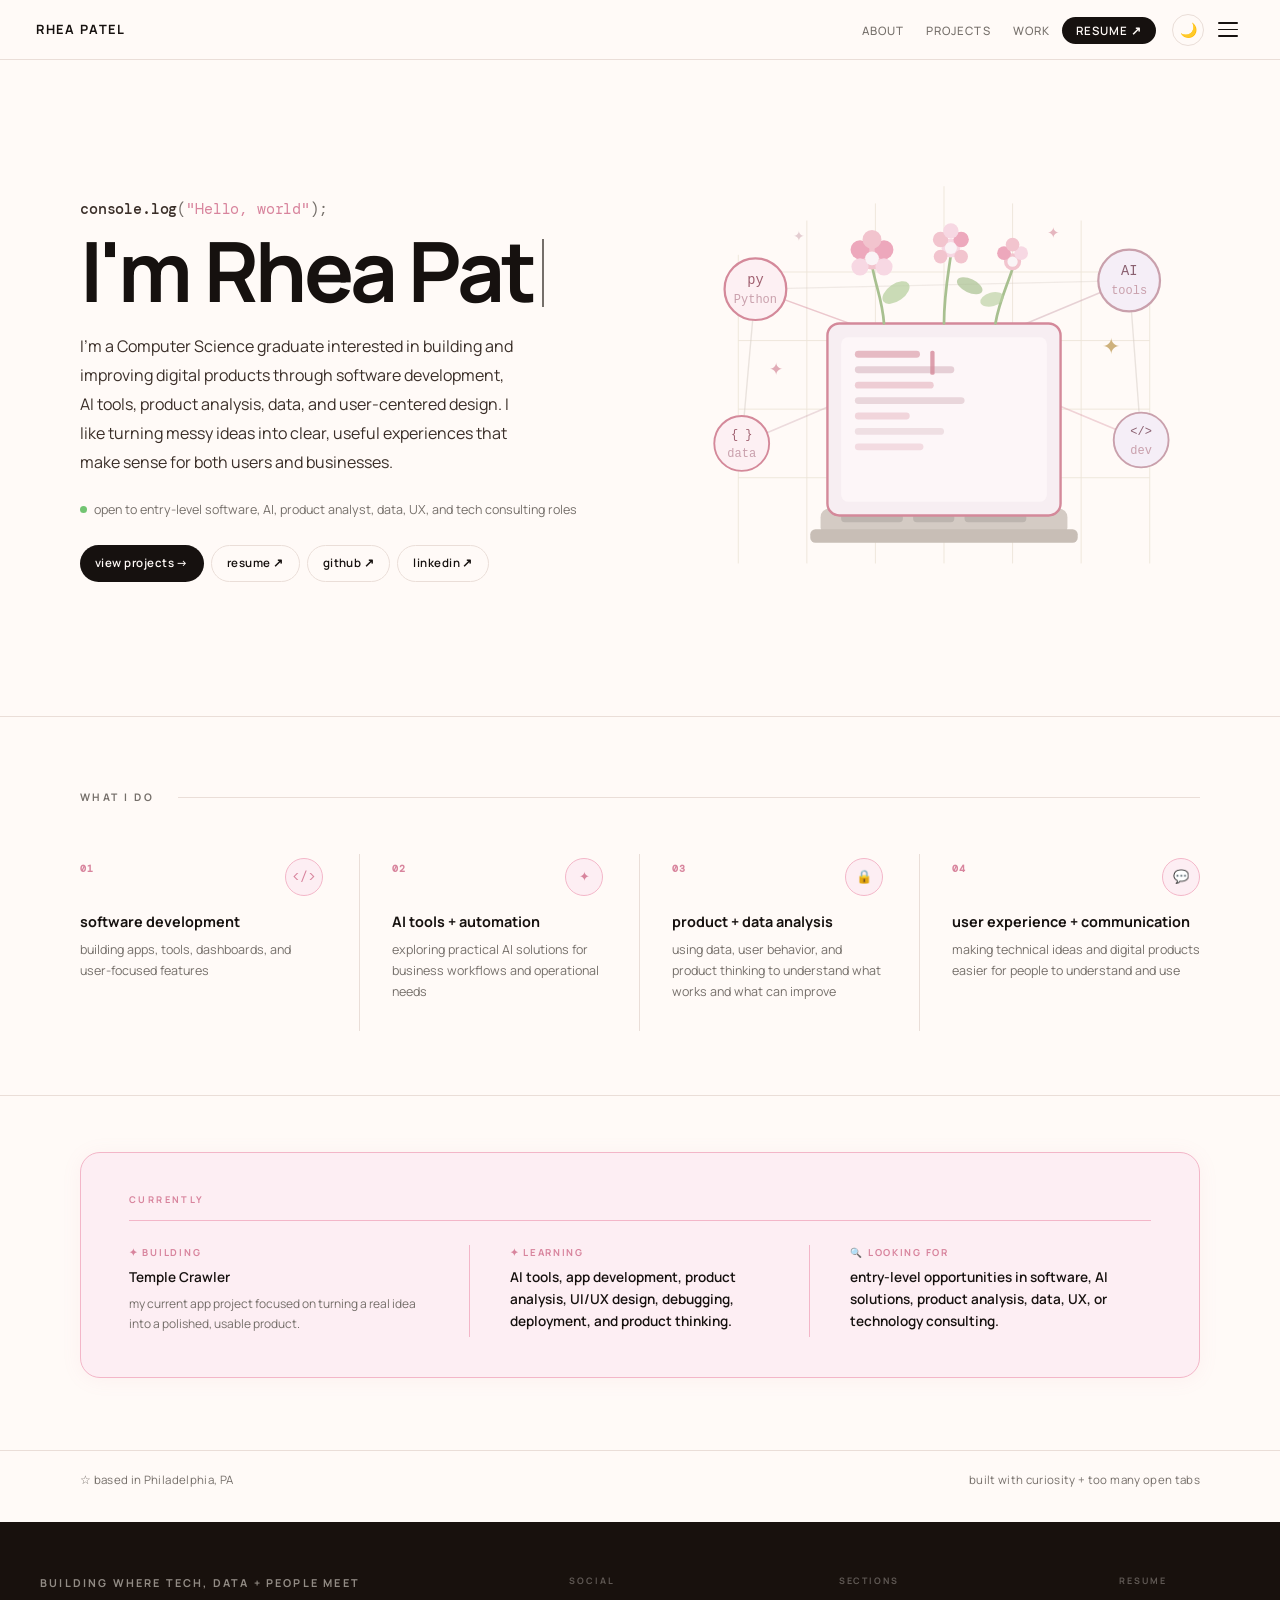
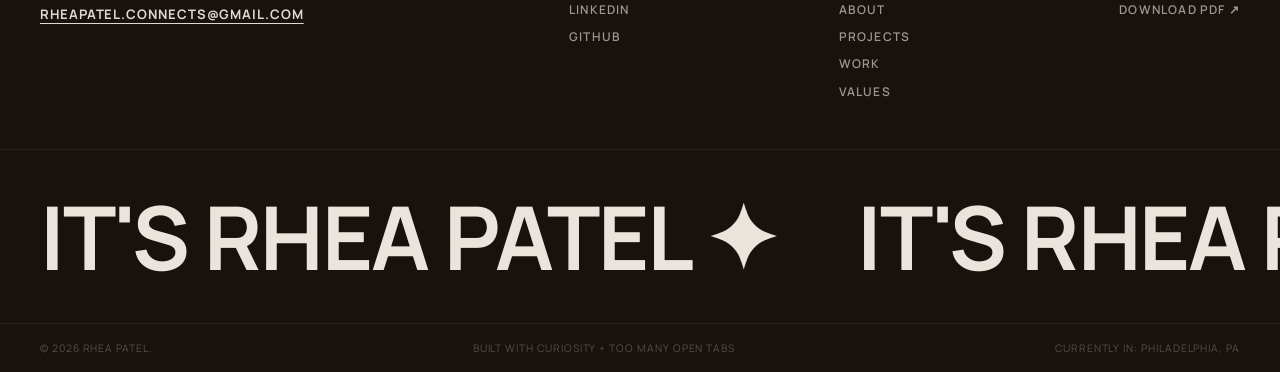
<file: index.html>
<!DOCTYPE html>
<html lang="en">
<head>
  <meta charset="UTF-8"/>
  <meta name="viewport" content="width=device-width, initial-scale=1.0"/>
  <meta name="description" content="Rhea Patel — CS graduate building at the intersection of software, AI tools, and business."/>
  <title>Rhea Patel</title>
  <!-- ✏️ FONTS: Replace link below to swap fonts globally -->
  <link rel="preconnect" href="https://fonts.googleapis.com"/>
  <link rel="preconnect" href="https://fonts.gstatic.com" crossorigin/>
  <link href="https://fonts.googleapis.com/css2?family=Manrope:wght@400;500;600;700;800&family=Playfair+Display:ital,wght@1,400;1,500;1,600&family=DM+Mono:wght@400;500&display=swap" rel="stylesheet"/>
  <link rel="stylesheet" href="css/global.css"/>
  <link rel="stylesheet" href="css/home.css"/>
</head>
<body class="page-top">

  <!-- ── NAV ── -->
  <nav class="nav" id="nav">
    <a href="index.html" class="nav-logo">Rhea Patel</a>
    <div class="nav-right">
      <ul class="nav-links">
        <li><a href="about.html"      data-page="about.html">About</a></li>
        <li><a href="projects.html"   data-page="projects.html">Projects</a></li>
        <li><a href="experience.html" data-page="experience.html">Work</a></li>
        <li><a href="assests/resume/resume.pdf" class="nav-resume" target="_blank" rel="noopener">Resume ↗</a></li>
      </ul>
      <button class="theme-toggle" aria-label="Switch to dark mode">🌙</button>
      <button class="nav-hamburger" id="hamburger" aria-label="Open menu">
        <span></span><span></span><span></span>
      </button>
    </div>
  </nav>

  <!-- ── HAMBURGER OVERLAY ── -->
  <div class="menu-overlay" id="menuOverlay">
    <nav class="menu-links">
      <a href="index.html"      class="menu-link-item"><span class="menu-num">01</span><span class="menu-label">Home</span></a>
      <a href="about.html"      class="menu-link-item"><span class="menu-num">02</span><span class="menu-label">About</span></a>
      <a href="projects.html"   class="menu-link-item"><span class="menu-num">03</span><span class="menu-label">Projects</span></a>
      <a href="experience.html" class="menu-link-item"><span class="menu-num">04</span><span class="menu-label">Work</span></a>
      <a href="values.html"     class="menu-link-item"><span class="menu-num">05</span><span class="menu-label">Values</span></a>
    </nav>
    <div class="menu-info">
      <div><p class="menu-info-label">Location</p>
        <p class="menu-info-val">Philadelphia, PA</p></div>
      <div><p class="menu-info-label">Email</p>
        <div class="menu-info-val"><a href="mailto:rheapatel.connects@gmail.com">rheapatel.connects@gmail.com</a></div></div>
      <div><p class="menu-info-label">Social</p>
        <div class="menu-info-val">
          <a href="https://www.linkedin.com/in/rhea-patel-cs/" target="_blank" rel="noopener">LinkedIn</a>
          <a href="https://github.com/rhea21204" target="_blank" rel="noopener">GitHub</a></div></div>
      <div><p class="menu-info-label">Resume</p>
        <div class="menu-info-val"><a href="assests/resume/resume.pdf" target="_blank" rel="noopener">Download PDF ↗</a></div></div>
    </div>
  </div>

  <main>

    <!-- ════════════════════════════════════════════════════
         HERO — 2 columns: copy (left) · photo card (right)
    ════════════════════════════════════════════════════════ -->
    <section class="hero">
      <div class="container">
        <div class="hero-inner">

          <!-- LEFT: headline, intro, availability, buttons -->
          <div class="hero-copy">

            <p class="code-kicker"><span class="code-function">console.log</span><span class="code-punc">(</span><span class="code-string">"Hello, world"</span><span class="code-punc">);</span></p>
            <!-- ✏️ TYPED TEXT: Edit data-text below to change what gets typed -->
            <h1 class="hero-name"><span class="typed-headline" data-text="I'm Rhea Patel."></span><span class="typing-cursor" aria-hidden="true"></span></h1>

            <p class="hero-bio">
              I'm a Computer Science graduate interested in building and improving digital products through software development, AI tools, product analysis, data, and user-centered design. I like turning messy ideas into clear, useful experiences that make sense for both users and businesses.
            </p>

            <p class="hero-available">
              <span class="available-dot"></span> open to entry-level software, AI, product analyst, data, UX, and tech consulting roles
            </p>

            <div class="hero-btns">
              <a href="projects.html" class="btn btn-solid">View Projects →</a>
              <a href="assests/resume/resume.pdf" class="btn btn-outline" target="_blank" rel="noopener">Resume ↗</a>
              <a href="https://github.com/rhea21204" class="btn btn-outline" target="_blank" rel="noopener">GitHub ↗</a>
              <a href="https://www.linkedin.com/in/rhea-patel-cs/" class="btn btn-outline" target="_blank" rel="noopener">LinkedIn ↗</a>
            </div>

          </div><!-- /hero-copy -->

          <!-- RIGHT: photo / image card -->
          <div class="hero-image-wrap">
            <div class="hero-illustration">
<style>
@keyframes floatUp {
  0%, 100% { transform: translateY(0px); }
  50% { transform: translateY(-6px); }
}
@keyframes floatDown {
  0%, 100% { transform: translateY(0px); }
  50% { transform: translateY(6px); }
}
@keyframes sway {
  0%, 100% { transform: rotate(0deg); }
  25% { transform: rotate(3deg); }
  75% { transform: rotate(-3deg); }
}
@keyframes pulse {
  0%, 100% { opacity: 0.45; }
  50% { opacity: 0.9; }
}
@keyframes sparkle {
  0%, 100% { opacity: 0.4; transform: scale(1) rotate(0deg); }
  50% { opacity: 1; transform: scale(1.3) rotate(20deg); }
}

.flower-1 { animation: sway 3.5s ease-in-out infinite; transform-origin: 105px 100px; }
.flower-2 { animation: sway 4s ease-in-out infinite 0.5s; transform-origin: 140px 100px; }
.flower-3 { animation: sway 3.2s ease-in-out infinite 1s; transform-origin: 170px 100px; }
.node-tl { animation: floatUp 4s ease-in-out infinite; }
.node-tr { animation: floatUp 4s ease-in-out infinite 1s; }
.node-bl { animation: floatDown 3.5s ease-in-out infinite 0.5s; }
.node-br { animation: floatDown 3.5s ease-in-out infinite 1.5s; }
.conn-lines { animation: pulse 3s ease-in-out infinite; }
.sparkle-1 { animation: sparkle 2.5s ease-in-out infinite; }
.sparkle-2 { animation: sparkle 3s ease-in-out infinite 0.8s; }
.sparkle-3 { animation: sparkle 2.8s ease-in-out infinite 1.4s; }
.sparkle-4 { animation: sparkle 3.2s ease-in-out infinite 0.4s; }
</style>
<svg width="100%" viewBox="0 0 280 280" xmlns="http://www.w3.org/2000/svg" style="max-width:480px;display:block;margin:0 auto;">

  <!-- faint grid -->
  <line x1="20"  y1="60"  x2="20"  y2="240" stroke="#EDE5D8" stroke-width=".5"/>
  <line x1="60"  y1="40"  x2="60"  y2="240" stroke="#EDE5D8" stroke-width=".5"/>
  <line x1="100" y1="30"  x2="100" y2="240" stroke="#EDE5D8" stroke-width=".5"/>
  <line x1="140" y1="20"  x2="140" y2="240" stroke="#EDE5D8" stroke-width=".5"/>
  <line x1="180" y1="30"  x2="180" y2="240" stroke="#EDE5D8" stroke-width=".5"/>
  <line x1="220" y1="40"  x2="220" y2="240" stroke="#EDE5D8" stroke-width=".5"/>
  <line x1="260" y1="60"  x2="260" y2="240" stroke="#EDE5D8" stroke-width=".5"/>
  <line x1="20"  y1="70"  x2="260" y2="70"  stroke="#EDE5D8" stroke-width=".5"/>
  <line x1="20"  y1="110" x2="260" y2="110" stroke="#EDE5D8" stroke-width=".5"/>
  <line x1="20"  y1="150" x2="260" y2="150" stroke="#EDE5D8" stroke-width=".5"/>
  <line x1="20"  y1="190" x2="260" y2="190" stroke="#EDE5D8" stroke-width=".5"/>

  <!-- node connection lines -->
  <g class="conn-lines">
    <line x1="140" y1="120" x2="30"  y2="80"  stroke="#D4899A" stroke-width=".9" opacity=".45"/>
    <line x1="140" y1="120" x2="248" y2="75"  stroke="#C9A0AC" stroke-width=".9" opacity=".45"/>
    <line x1="140" y1="120" x2="22"  y2="170" stroke="#C9A0AC" stroke-width=".9" opacity=".35"/>
    <line x1="140" y1="120" x2="255" y2="168" stroke="#D4899A" stroke-width=".9" opacity=".35"/>
    <line x1="30"  y1="80"  x2="22"  y2="170" stroke="#D4CBC4" stroke-width=".8" opacity=".5"/>
    <line x1="248" y1="75"  x2="255" y2="168" stroke="#D4CBC4" stroke-width=".8" opacity=".5"/>
    <line x1="30"  y1="80"  x2="248" y2="75"  stroke="#D4CBC4" stroke-width=".7" opacity=".35"/>
  </g>

  <!-- laptop base -->
  <rect x="68" y="208" width="144" height="16" rx="5" fill="#D4CBC4"/>
  <rect x="62" y="220" width="156" height="8"  rx="3" fill="#C8BEB6"/>
  <rect x="80"  y="211" width="36" height="5" rx="2" fill="#BDB5AF"/>
  <rect x="122" y="211" width="24" height="5" rx="2" fill="#BDB5AF"/>
  <rect x="152" y="211" width="36" height="5" rx="2" fill="#BDB5AF"/>

  <!-- laptop screen -->
  <rect x="72" y="100" width="136" height="112" rx="7" fill="#F7EEF2" stroke="#D4899A" stroke-width="1.4"/>
  <rect x="80" y="108" width="120" height="96"  rx="4" fill="#FDF6F8"/>

  <!-- code lines on screen -->
  <rect x="88" y="116" width="38" height="4" rx="2" fill="#D4899A" opacity=".55"/>
  <rect x="88" y="125" width="58" height="4" rx="2" fill="#C9A0AC" opacity=".45"/>
  <rect x="88" y="134" width="46" height="4" rx="2" fill="#D4899A" opacity=".38"/>
  <rect x="88" y="143" width="64" height="4" rx="2" fill="#C9A0AC" opacity=".38"/>
  <rect x="88" y="152" width="32" height="4" rx="2" fill="#D4899A" opacity=".3"/>
  <rect x="88" y="161" width="52" height="4" rx="2" fill="#C9A0AC" opacity=".28"/>
  <rect x="88" y="170" width="40" height="4" rx="2" fill="#D4899A" opacity=".25"/>
  <rect x="132" y="116" width="2.5" height="14" rx="1" fill="#D4899A" opacity=".8"/>

  <!-- flower 1 -->
  <g class="flower-1">
    <path d="M105 100 C104 86 100 78 98 66"  fill="none" stroke="#A8C090" stroke-width="1.6" stroke-linecap="round"/>
    <circle cx="98" cy="62" r="6.5" fill="#F2C4CE"/>
    <circle cx="91" cy="57" r="5.5" fill="#EDA8BC"/>
    <circle cx="105" cy="57" r="5.5" fill="#EDA8BC"/>
    <circle cx="98"  cy="51" r="5.5" fill="#F2C4CE"/>
    <circle cx="91"  cy="67" r="5"   fill="#F7D8E3"/>
    <circle cx="105" cy="67" r="5"   fill="#F7D8E3"/>
    <circle cx="98"  cy="62" r="4"   fill="#FAF4F6"/>
  </g>

  <!-- flower 2 -->
  <g class="flower-2">
    <path d="M140 100 C140 84 142 74 144 60" fill="none" stroke="#A8C090" stroke-width="1.6" stroke-linecap="round"/>
    <circle cx="144" cy="56" r="5.5" fill="#F7D8E3"/>
    <circle cx="138" cy="51" r="4.5" fill="#F2C4CE"/>
    <circle cx="150" cy="51" r="4.5" fill="#EDA8BC"/>
    <circle cx="144" cy="46" r="4.5" fill="#F7D8E3"/>
    <circle cx="138" cy="61" r="4"   fill="#F2C4CE"/>
    <circle cx="150" cy="61" r="4"   fill="#F2C4CE"/>
    <circle cx="144" cy="56" r="3.5" fill="#FAF4F6"/>
  </g>

  <!-- flower 3 -->
  <g class="flower-3">
    <path d="M170 100 C172 88 176 80 180 68" fill="none" stroke="#A8C090" stroke-width="1.6" stroke-linecap="round"/>
    <circle cx="180" cy="64" r="5"   fill="#F2C4CE"/>
    <circle cx="175" cy="59" r="4"   fill="#EDA8BC"/>
    <circle cx="185" cy="59" r="4"   fill="#F7D8E3"/>
    <circle cx="180" cy="54" r="4"   fill="#F2C4CE"/>
    <circle cx="180" cy="64" r="3"   fill="#FAF4F6"/>
  </g>

  <!-- leaves -->
  <ellipse cx="112" cy="82" rx="9" ry="5" fill="#B8D0A0" opacity=".75" transform="rotate(-35 112 82)"/>
  <ellipse cx="155" cy="78" rx="8" ry="4" fill="#A8C090" opacity=".7"  transform="rotate(25 155 78)"/>
  <ellipse cx="168" cy="86" rx="7" ry="4" fill="#B8D0A0" opacity=".65" transform="rotate(-15 168 86)"/>

  <!-- skill nodes -->
  <g class="node-tl">
    <circle cx="30"  cy="80"  r="18" fill="#FDF0F3" stroke="#D4899A" stroke-width="1.3"/>
    <text x="30" y="77" text-anchor="middle" font-family="monospace" font-size="8" fill="#A06070">py</text>
    <text x="30" y="88" text-anchor="middle" font-family="monospace" font-size="7" fill="#C9A0AC">Python</text>
  </g>

  <g class="node-tr">
    <circle cx="248" cy="75"  r="18" fill="#F5EEF7" stroke="#C9A0AC" stroke-width="1.3"/>
    <text x="248" y="72" text-anchor="middle" font-family="monospace" font-size="8" fill="#8a6070">AI</text>
    <text x="248" y="83" text-anchor="middle" font-family="monospace" font-size="7" fill="#C9A0AC">tools</text>
  </g>

  <g class="node-bl">
    <circle cx="22"  cy="170" r="16" fill="#FDF0F3" stroke="#D4899A" stroke-width="1.1"/>
    <text x="22" y="167" text-anchor="middle" font-family="monospace" font-size="7" fill="#A06070">{ }</text>
    <text x="22" y="178" text-anchor="middle" font-family="monospace" font-size="7" fill="#C9A0AC">data</text>
  </g>

  <g class="node-br">
    <circle cx="255" cy="168" r="16" fill="#F5EEF7" stroke="#C9A0AC" stroke-width="1.1"/>
    <text x="255" y="165" text-anchor="middle" font-family="monospace" font-size="7" fill="#8a6070">&lt;/&gt;</text>
    <text x="255" y="176" text-anchor="middle" font-family="monospace" font-size="7" fill="#C9A0AC">dev</text>
  </g>

  <!-- sparkles -->
  <text class="sparkle-1" x="232" y="118" font-size="13" fill="#C9A96E" opacity=".9">✦</text>
  <text class="sparkle-2" x="38"  y="130" font-size="10" fill="#D4899A" opacity=".7">✦</text>
  <text class="sparkle-3" x="200" y="50"  font-size="9"  fill="#D4899A" opacity=".6">✦</text>
  <text class="sparkle-4" x="52"  y="52"  font-size="8"  fill="#C9A0AC" opacity=".5">✦</text>

</svg>
</div>
          </div><!-- /hero-image-wrap -->

        </div><!-- /hero-inner -->
      </div><!-- /container -->
    </section>

    <!-- ════════════════════════════════════════════════════
         WHAT I DO — four role cards
    ════════════════════════════════════════════════════════ -->
    <section class="what-i-do">
      <div class="container">

        <div class="wid-header">
          <span class="wid-label">what i do</span>
          <span class="wid-line" aria-hidden="true"></span>
        </div>

        <div class="wid-grid">

          <div class="wid-card" data-reveal>
            <div class="wid-card-top">
              <span class="wid-num">01</span>
              <div class="wid-icon-wrap"><span class="wid-icon">&lt;/&gt;</span></div>
            </div>
            <h3 class="wid-title">software development</h3>
            <p class="wid-desc">building apps, tools, dashboards, and user-focused features</p>
          </div>

          <div class="wid-card" data-reveal>
            <div class="wid-card-top">
              <span class="wid-num">02</span>
              <div class="wid-icon-wrap"><span class="wid-icon">✦</span></div>
            </div>
            <h3 class="wid-title">AI tools + automation</h3>
            <p class="wid-desc">exploring practical AI solutions for business workflows and operational needs</p>
          </div>

          <div class="wid-card" data-reveal>
            <div class="wid-card-top">
              <span class="wid-num">03</span>
              <div class="wid-icon-wrap"><span class="wid-icon">🔒</span></div>
            </div>
            <h3 class="wid-title">product + data analysis</h3>
            <p class="wid-desc">using data, user behavior, and product thinking to understand what works and what can improve</p>
          </div>

          <div class="wid-card" data-reveal>
            <div class="wid-card-top">
              <span class="wid-num">04</span>
              <div class="wid-icon-wrap"><span class="wid-icon">💬</span></div>
            </div>
            <h3 class="wid-title">user experience + communication</h3>
            <p class="wid-desc">making technical ideas and digital products easier for people to understand and use</p>
          </div>

        </div><!-- /wid-grid -->
      </div><!-- /container -->
    </section>

    <!-- ════════════════════════════════════════════════════
         CURRENTLY — full-width blush panel
    ════════════════════════════════════════════════════════ -->
    <section class="currently-panel">
      <div class="container">
        <div class="cp-inner">

          <p class="cp-title">currently</p>

          <div class="cp-grid">

            <div class="cp-col">
              <p class="cp-key">✦ building</p>
              <p class="cp-val">Temple Crawler</p>
              <p class="cp-sub">my current app project focused on turning a real idea into a polished, usable product.</p>
            </div>

            <div class="cp-col">
              <p class="cp-key">✦ learning</p>
              <p class="cp-val">AI tools, app development, product analysis, UI/UX design, debugging, deployment, and product thinking.</p>
            </div>

            <div class="cp-col">
              <p class="cp-key">🔍 looking for</p>
              <p class="cp-val">entry-level opportunities in software, AI solutions, product analysis, data, UX, or technology consulting.</p>
            </div>

          </div><!-- /cp-grid -->
        </div><!-- /cp-inner -->
      </div><!-- /container -->
    </section>

    <!-- ════════════════════════════════════════════════════
         MINI LOCATION ROW
    ════════════════════════════════════════════════════════ -->
    <div class="location-row">
      <div class="container">
        <div class="location-inner">
          <p>☆ based in Philadelphia, PA</p>
          <p>built with curiosity + too many open tabs</p>
        </div>
      </div>
    </div>

  </main>

  <!-- ── FOOTER ── -->
  <footer class="footer">
    <div class="footer-top">
      <div>
        <p class="footer-tagline">BUILDING WHERE TECH, DATA + PEOPLE MEET</p>
        <a href="mailto:rheapatel.connects@gmail.com" class="footer-email">rheapatel.connects@gmail.com</a>
      </div>
      <div class="footer-col">
        <p class="footer-col-label">Social</p>
        <a href="https://www.linkedin.com/in/rhea-patel-cs/" target="_blank" rel="noopener">LinkedIn</a>
        <a href="https://github.com/rhea21204" target="_blank" rel="noopener">GitHub</a>
      </div>
      <div class="footer-col">
        <p class="footer-col-label">Sections</p>
        <a href="about.html">About</a>
        <a href="projects.html">Projects</a>
        <a href="experience.html">Work</a>
        <a href="values.html">Values</a>
      </div>
      <div class="footer-col">
        <p class="footer-col-label">Resume</p>
        <a href="assests/resume/resume.pdf" target="_blank" rel="noopener">Download PDF ↗</a>
      </div>
    </div>
    <div class="footer-marquee" aria-hidden="true">
      <div class="footer-marquee-inner">
        <span>IT'S RHEA PATEL ✦</span><span>IT'S RHEA PATEL ✦</span>
        <span>IT'S RHEA PATEL ✦</span><span>IT'S RHEA PATEL ✦</span>
        <span>IT'S RHEA PATEL ✦</span><span>IT'S RHEA PATEL ✦</span>
      </div>
    </div>
    <div class="footer-bottom">
      <p>© <span class="js-year"></span> Rhea Patel.</p>
      <p>built with curiosity + too many open tabs</p>
      <p>currently in: Philadelphia, PA</p>
    </div>
  </footer>

  <script src="js/main.js"></script>
</body>
</html>
</file>
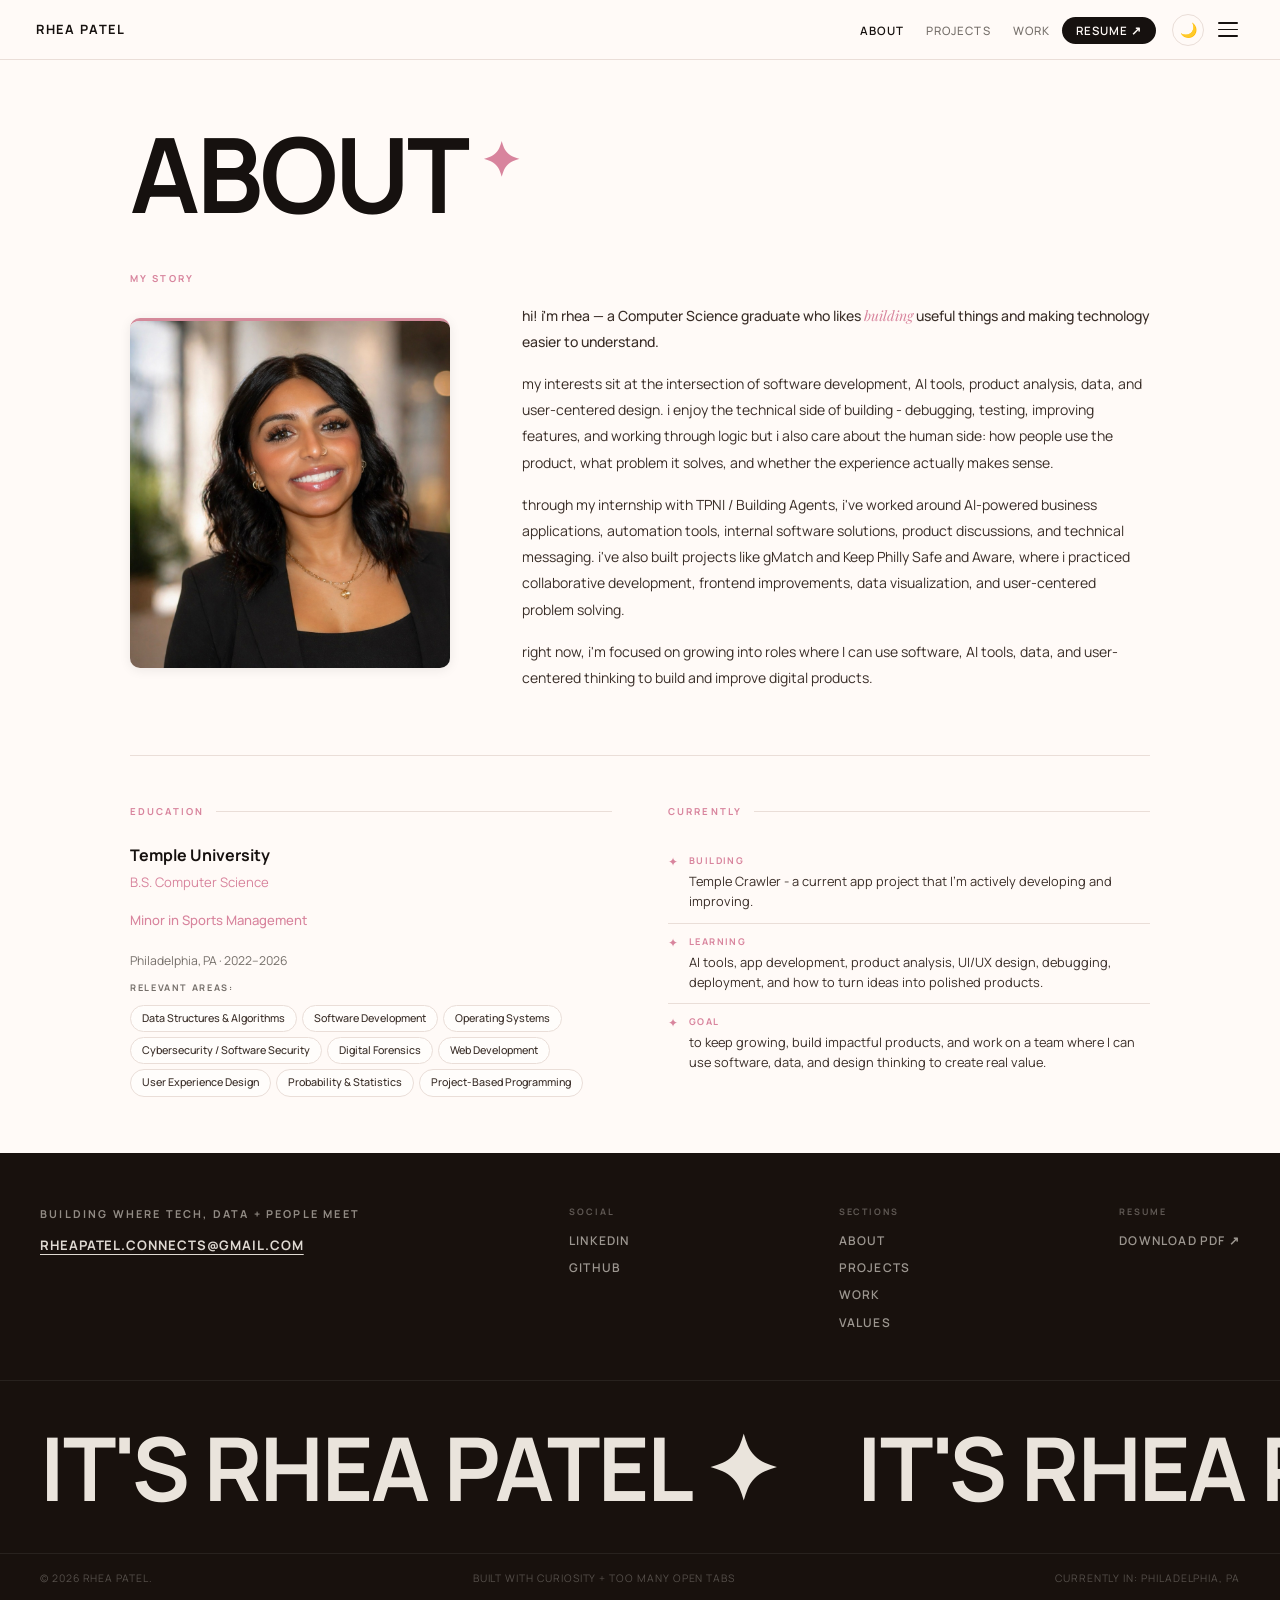
<file: about.html>
<!DOCTYPE html>
<html lang="en">
<head>
  <meta charset="UTF-8"/>
  <meta name="viewport" content="width=device-width, initial-scale=1.0"/>
  <meta name="description" content="About Rhea Patel — CS graduate and builder."/>
  <title>About — Rhea Patel</title>
  <link rel="preconnect" href="https://fonts.googleapis.com"/>
  <link rel="preconnect" href="https://fonts.gstatic.com" crossorigin/>
  <link href="https://fonts.googleapis.com/css2?family=Manrope:wght@400;500;600;700;800&family=Playfair+Display:ital,wght@1,400;1,500;1,600&family=DM+Mono:wght@400;500&display=swap" rel="stylesheet"/>
  <link rel="stylesheet" href="css/global.css"/>
  <link rel="stylesheet" href="css/about.css"/>
</head>
<body class="page-top">

  <nav class="nav" id="nav">
    <a href="index.html" class="nav-logo">Rhea Patel</a>
    <div class="nav-right">
      <ul class="nav-links">
        <li><a href="about.html"      data-page="about.html">About</a></li>
        <li><a href="projects.html"   data-page="projects.html">Projects</a></li>
        <li><a href="experience.html" data-page="experience.html">Work</a></li>
        <li><a href="assests/resume/resume.pdf" class="nav-resume" target="_blank" rel="noopener">Resume ↗</a></li>
      </ul>
      <button class="theme-toggle" aria-label="Switch to dark mode">🌙</button>
      <button class="nav-hamburger" id="hamburger" aria-label="Open menu">
        <span></span><span></span><span></span>
      </button>
    </div>
  </nav>

  <div class="menu-overlay" id="menuOverlay">
    <nav class="menu-links">
      <a href="index.html"      class="menu-link-item"><span class="menu-num">01</span><span class="menu-label">Home</span></a>
      <a href="about.html"      class="menu-link-item"><span class="menu-num">02</span><span class="menu-label">About</span></a>
      <a href="projects.html"   class="menu-link-item"><span class="menu-num">03</span><span class="menu-label">Projects</span></a>
      <a href="experience.html" class="menu-link-item"><span class="menu-num">04</span><span class="menu-label">Work</span></a>
      <a href="values.html"     class="menu-link-item"><span class="menu-num">05</span><span class="menu-label">Values</span></a>
    </nav>
    <div class="menu-info">
      <div><p class="menu-info-label">Location</p><p class="menu-info-val">Philadelphia, PA</p></div>
      <div><p class="menu-info-label">Email</p><div class="menu-info-val"><a href="mailto:rheapatel.connects@gmail.com">rheapatel.connects@gmail.com</a></div></div>
      <div><p class="menu-info-label">Social</p><div class="menu-info-val"><a href="https://www.linkedin.com/in/rhea-patel-cs/" target="_blank" rel="noopener">LinkedIn</a><a href="https://github.com/rhea21204" target="_blank" rel="noopener">GitHub</a></div></div>
      <div><p class="menu-info-label">Resume</p><div class="menu-info-val"><a href="assests/resume/resume.pdf" target="_blank" rel="noopener">Download PDF ↗</a></div></div>
    </div>
  </div>

  <main>
    <div class="about-page-wrap">

      <!-- ── PAGE HEADER ── -->
      <div class="about-header">
        <h1 class="page-heading">ABOUT <span class="sparkle">✦</span></h1>
      </div>

      <!-- ── STORY SECTION ── -->
      <div class="about-story">

        <!-- LEFT: label + polaroid -->
        <div class="about-photo-col">
          <span class="story-label">My Story</span>

          <img src="assests/images/rhea.jpg" alt="Rhea Patel" class="about-photo" />
        </div><!-- /about-photo-col -->

        <!-- RIGHT: story text -->
        <div class="about-story-text" data-reveal>
          <p class="about-intro">
            hi! i'm rhea — a Computer Science graduate who likes <span class="accent">building</span> useful things and making technology easier to understand.
          </p>
          <p>
            my interests sit at the intersection of software development, AI tools, product analysis, data, and user-centered design. i enjoy the technical side of building - debugging, testing, improving features, and working through logic but i also care about the human side: how people use the product, what problem it solves, and whether the experience actually makes sense.
          </p>
          <p>
            through my internship with TPNI / Building Agents, i've worked around AI-powered business applications, automation tools, internal software solutions, product discussions, and technical messaging. i've also built projects like gMatch and Keep Philly Safe and Aware, where i practiced collaborative development, frontend improvements, data visualization, and user-centered problem solving.
          </p>
          <p>
            right now, i'm focused on growing into roles where I can use software, AI tools, data, and user-centered thinking to build and improve digital products.
          </p>
        </div><!-- /about-story-text -->

      </div><!-- /about-story -->

      <!-- ── EDUCATION + CURRENTLY ── -->
      <div class="about-info-row">

        <!-- EDUCATION -->
        <div class="about-education" data-reveal>
          <p class="info-section-label">Education</p>
          <p class="edu-school">Temple University</p>
          <p class="edu-degree">B.S. Computer Science</p>
          <p class="edu-degree" style="font-weight:500; margin-top:-0.2rem;">Minor in Sports Management</p>
          <p style="font-size:0.76rem; color:var(--ink-muted); margin-bottom:0.65rem;">Philadelphia, PA · 2022–2026</p>
          <p class="coursework-label">Relevant areas:</p>
          <div class="course-chips">
            <span>Data Structures &amp; Algorithms</span>
            <span>Software Development</span>
            <span>Operating Systems</span>
            <span>Cybersecurity / Software Security</span>
            <span>Digital Forensics</span>
            <span>Web Development</span>
            <span>User Experience Design</span>
            <span>Probability &amp; Statistics</span>
            <span>Project-Based Programming</span>
          </div>
        </div><!-- /about-education -->

        <!-- CURRENTLY -->
        <div class="about-currently" data-reveal>
          <p class="info-section-label">Currently</p>

          <div class="currently-row">
            <span class="c-bullet">✦</span>
            <div>
              <p class="c-key">building</p>
              <p class="c-val">Temple Crawler - a current app project that I'm actively developing and improving.</p>
            </div>
          </div>

          <div class="currently-row">
            <span class="c-bullet">✦</span>
            <div>
              <p class="c-key">learning</p>
              <p class="c-val">AI tools, app development, product analysis, UI/UX design, debugging, deployment, and how to turn ideas into polished products.</p>
            </div>
          </div>

          <div class="currently-row">
            <span class="c-bullet">✦</span>
            <div>
              <p class="c-key">goal</p>
              <p class="c-val">to keep growing, build impactful products, and work on a team where I can use software, data, and design thinking to create real value.</p>
            </div>
          </div>
        </div><!-- /about-currently -->

      </div><!-- /about-info-row -->

    </div><!-- /about-page-wrap -->
  </main>

  <footer class="footer">
    <div class="footer-top">
      <div>
        <p class="footer-tagline">BUILDING WHERE TECH, DATA + PEOPLE MEET</p>
        <!-- ✏️ EMAIL -->
        <a href="mailto:rheapatel.connects@gmail.com" class="footer-email">rheapatel.connects@gmail.com</a>
      </div>
      <div class="footer-col">
        <p class="footer-col-label">Social</p>
        <a href="https://www.linkedin.com/in/rhea-patel-cs/" target="_blank" rel="noopener">LinkedIn</a>
        <a href="https://github.com/rhea21204" target="_blank" rel="noopener">GitHub</a>
      </div>
      <div class="footer-col">
        <p class="footer-col-label">Sections</p>
        <a href="about.html">About</a>
        <a href="projects.html">Projects</a>
        <a href="experience.html">Work</a>
        <a href="values.html">Values</a>
      </div>
      <div class="footer-col">
        <p class="footer-col-label">Resume</p>
        <a href="assests/resume/resume.pdf" target="_blank" rel="noopener">Download PDF ↗</a>
      </div>
    </div>
    <div class="footer-marquee" aria-hidden="true">
      <div class="footer-marquee-inner">
        <span>IT'S RHEA PATEL ✦</span><span>IT'S RHEA PATEL ✦</span>
        <span>IT'S RHEA PATEL ✦</span><span>IT'S RHEA PATEL ✦</span>
        <span>IT'S RHEA PATEL ✦</span><span>IT'S RHEA PATEL ✦</span>
      </div>
    </div>
    <div class="footer-bottom">
      <p>© <span class="js-year"></span> Rhea Patel.</p>
      <p>built with curiosity + too many open tabs</p>
      <p>currently in: Philadelphia, PA</p>
    </div>
  </footer>

  <script src="js/main.js"></script>
</body>
</html>
</file>
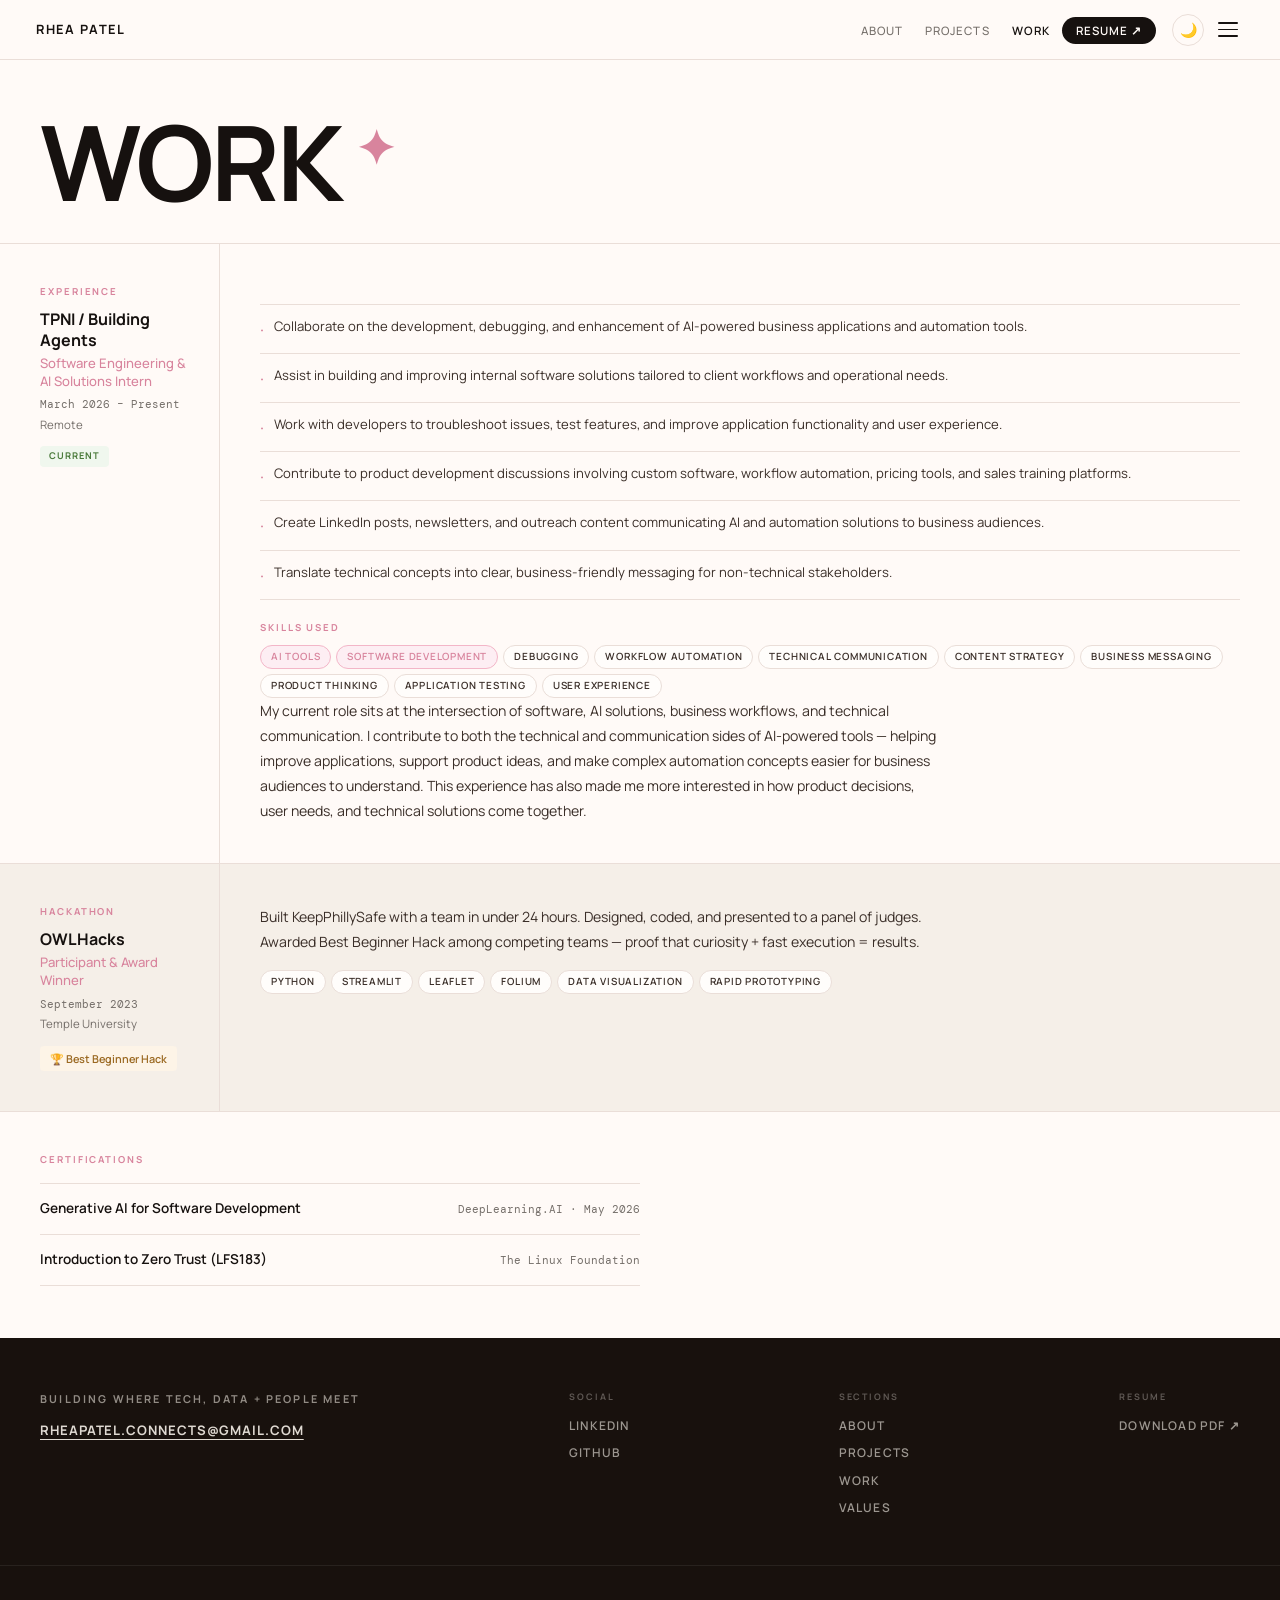
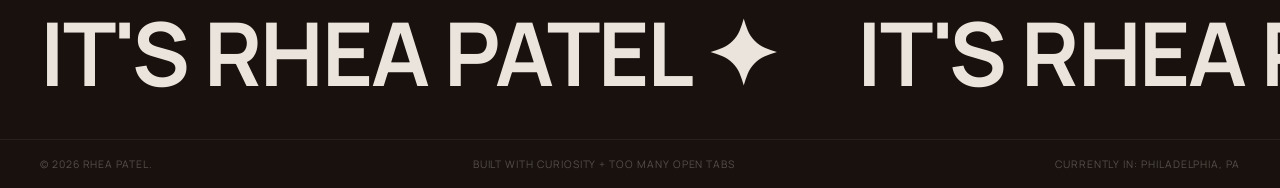
<file: experience.html>
<!DOCTYPE html>
<html lang="en">
<head>
  <meta charset="UTF-8"/>
  <meta name="viewport" content="width=device-width, initial-scale=1.0"/>
  <meta name="description" content="Work experience — Rhea Patel."/>
  <title>Work — Rhea Patel</title>
  <link rel="preconnect" href="https://fonts.googleapis.com"/>
  <link rel="preconnect" href="https://fonts.gstatic.com" crossorigin/>
  <link href="https://fonts.googleapis.com/css2?family=Manrope:wght@400;500;600;700;800&family=Playfair+Display:ital,wght@1,400;1,500;1,600&family=DM+Mono:wght@400;500&display=swap" rel="stylesheet"/>
  <link rel="stylesheet" href="css/global.css"/>
  <link rel="stylesheet" href="css/experience.css"/>
</head>
<body class="page-top">

  <nav class="nav" id="nav">
    <a href="index.html" class="nav-logo">Rhea Patel</a>
    <div class="nav-right">
      <ul class="nav-links">
        <li><a href="about.html"      data-page="about.html">About</a></li>
        <li><a href="projects.html"   data-page="projects.html">Projects</a></li>
        <li><a href="experience.html" data-page="experience.html" class="active">Work</a></li>
        <li><a href="assests/resume/resume.pdf" class="nav-resume" target="_blank" rel="noopener">Resume ↗</a></li>
      </ul>
      <button class="theme-toggle" aria-label="Switch to dark mode">🌙</button>
      <button class="nav-hamburger" id="hamburger" aria-label="Open menu">
        <span></span><span></span><span></span>
      </button>
    </div>
  </nav>

  <div class="menu-overlay" id="menuOverlay">
    <nav class="menu-links">
      <a href="index.html"      class="menu-link-item"><span class="menu-num">01</span><span class="menu-label">Home</span></a>
      <a href="about.html"      class="menu-link-item"><span class="menu-num">02</span><span class="menu-label">About</span></a>
      <a href="projects.html"   class="menu-link-item"><span class="menu-num">03</span><span class="menu-label">Projects</span></a>
      <a href="experience.html" class="menu-link-item"><span class="menu-num">04</span><span class="menu-label">Work</span></a>
      <a href="values.html"     class="menu-link-item"><span class="menu-num">05</span><span class="menu-label">Values</span></a>
    </nav>
    <div class="menu-info">
      <div><p class="menu-info-label">Location</p><p class="menu-info-val">Philadelphia, PA</p></div>
      <div><p class="menu-info-label">Email</p><div class="menu-info-val"><a href="mailto:rheapatel.connects@gmail.com">rheapatel.connects@gmail.com</a></div></div>
      <div><p class="menu-info-label">Social</p><div class="menu-info-val"><a href="https://www.linkedin.com/in/rhea-patel-cs/" target="_blank" rel="noopener">LinkedIn</a><a href="https://github.com/rhea21204" target="_blank" rel="noopener">GitHub</a></div></div>
      <div><p class="menu-info-label">Resume</p><div class="menu-info-val"><a href="assests/resume/resume.pdf" target="_blank" rel="noopener">Download PDF ↗</a></div></div>
    </div>
  </div>

  <main>
    <div class="exp-header">
      <h1 class="page-heading">Work <span class="sparkle">✦</span></h1>
    </div>

    <!-- ── MAIN EXPERIENCE ENTRY ── -->
    <div class="exp-grid">

      <!-- Left: role meta -->
      <div class="exp-meta-col">
        <p class="label-rose" style="margin-bottom:10px;">Experience</p>
        <p class="exp-company">TPNI / Building Agents</p>
        <p class="exp-role">Software Engineering &amp; AI Solutions Intern</p>
        <p class="exp-dates">March 2026 – Present</p>
        <p class="exp-location">Remote</p>
        <span class="badge badge-done" style="margin-top:12px;display:inline-block;">Current</span>
      </div>

      <!-- Right: details -->
      <div class="exp-detail-col" data-reveal>
        <!-- Responsibility bullets -->
        <div class="exp-bullets">
          <div class="exp-bullet-item">
            <span class="bullet-dot">·</span>
            <p>Collaborate on the development, debugging, and enhancement of AI-powered business applications and automation tools.</p>
          </div>
          <div class="exp-bullet-item">
            <span class="bullet-dot">·</span>
            <p>Assist in building and improving internal software solutions tailored to client workflows and operational needs.</p>
          </div>
          <div class="exp-bullet-item">
            <span class="bullet-dot">·</span>
            <p>Work with developers to troubleshoot issues, test features, and improve application functionality and user experience.</p>
          </div>
          <div class="exp-bullet-item">
            <span class="bullet-dot">·</span>
            <p>Contribute to product development discussions involving custom software, workflow automation, pricing tools, and sales training platforms.</p>
          </div>
          <div class="exp-bullet-item">
            <span class="bullet-dot">·</span>
            <p>Create LinkedIn posts, newsletters, and outreach content communicating AI and automation solutions to business audiences.</p>
          </div>
          <div class="exp-bullet-item">
            <span class="bullet-dot">·</span>
            <p>Translate technical concepts into clear, business-friendly messaging for non-technical stakeholders.</p>
          </div>
        </div>

        <!-- Skills -->
        <div class="exp-skills" data-reveal>
          <p class="label-rose" style="margin-bottom:10px;">Skills Used</p>
          <div class="exp-skill-tags">
            <span class="tag tag-rose">AI tools</span>
            <span class="tag tag-rose">software development</span>
            <span class="tag">debugging</span>
            <span class="tag">workflow automation</span>
            <span class="tag">technical communication</span>
            <span class="tag">content strategy</span>
            <span class="tag">business messaging</span>
            <span class="tag">product thinking</span>
            <span class="tag">application testing</span>
            <span class="tag">user experience</span>
          </div>
        </div>

        <p class="exp-summary">My current role sits at the intersection of software, AI solutions, business workflows, and technical communication. I contribute to both the technical and communication sides of AI-powered tools — helping improve applications, support product ideas, and make complex automation concepts easier for business audiences to understand. This experience has also made me more interested in how product decisions, user needs, and technical solutions come together.</p>

      </div>
    </div><!-- /exp-grid -->

    <!-- OWLHacks entry -->
    <div class="exp-grid exp-grid-secondary" data-reveal>
      <div class="exp-meta-col">
        <p class="label-rose" style="margin-bottom:10px;">Hackathon</p>
        <p class="exp-company">OWLHacks</p>
        <p class="exp-role">Participant & Award Winner</p>
        <p class="exp-dates">September 2023</p>
        <p class="exp-location">Temple University</p>
        <span class="exp-award-badge">🏆 Best Beginner Hack</span>
      </div>
      <div class="exp-detail-col">
        <p class="exp-summary">
          Built KeepPhillySafe with a team in under 24 hours. Designed, coded, and presented to a panel of judges. Awarded Best Beginner Hack among competing teams — proof that curiosity + fast execution = results.
        </p>
        <div class="exp-skills" style="margin-top:16px;">
          <div class="exp-skill-tags">
            <span class="tag">Python</span>
            <span class="tag">Streamlit</span>
            <span class="tag">Leaflet</span>
            <span class="tag">Folium</span>
            <span class="tag">Data Visualization</span>
            <span class="tag">Rapid Prototyping</span>
          </div>
        </div>
      </div>
    </div>

    <!-- Certs -->
    <div class="exp-certs" data-reveal>
      <p class="label-rose" style="margin-bottom:16px;">Certifications</p>
      <div class="certs-list">
        <div class="cert-row">
          <p class="cert-name">Generative AI for Software Development</p>
          <p class="cert-source">DeepLearning.AI · May 2026</p>
        </div>
        <div class="cert-row">
          <p class="cert-name">Introduction to Zero Trust (LFS183)</p>
          <p class="cert-source">The Linux Foundation</p>
        </div>
      </div>
    </div>

  </main>

  <footer class="footer">
    <div class="footer-top">
      <div><p class="footer-tagline">BUILDING WHERE TECH, DATA + PEOPLE MEET</p>
        <a href="mailto:rheapatel.connects@gmail.com" class="footer-email">rheapatel.connects@gmail.com</a></div>
      <div class="footer-col"><p class="footer-col-label">Social</p>
        <a href="https://www.linkedin.com/in/rhea-patel-cs/" target="_blank" rel="noopener">LinkedIn</a><a href="https://github.com/rhea21204" target="_blank" rel="noopener">GitHub</a></div>
      <div class="footer-col"><p class="footer-col-label">Sections</p>
        <a href="about.html">About</a><a href="projects.html">Projects</a>
        <a href="experience.html">Work</a><a href="values.html">Values</a></div>
      <div class="footer-col"><p class="footer-col-label">Resume</p>
        <a href="assests/resume/resume.pdf" target="_blank" rel="noopener">Download PDF ↗</a></div>
    </div>
    <div class="footer-marquee" aria-hidden="true">
      <div class="footer-marquee-inner">
        <span>IT'S RHEA PATEL ✦</span><span>IT'S RHEA PATEL ✦</span>
        <span>IT'S RHEA PATEL ✦</span><span>IT'S RHEA PATEL ✦</span>
        <span>IT'S RHEA PATEL ✦</span><span>IT'S RHEA PATEL ✦</span>
      </div>
    </div>
    <div class="footer-bottom">
      <p>© <span class="js-year"></span> Rhea Patel.</p>
      <p>built with curiosity + too many open tabs</p>
      <p>currently in: Philadelphia, PA</p>
    </div>
  </footer>

  <script src="js/main.js"></script>
</body>
</html>
</file>
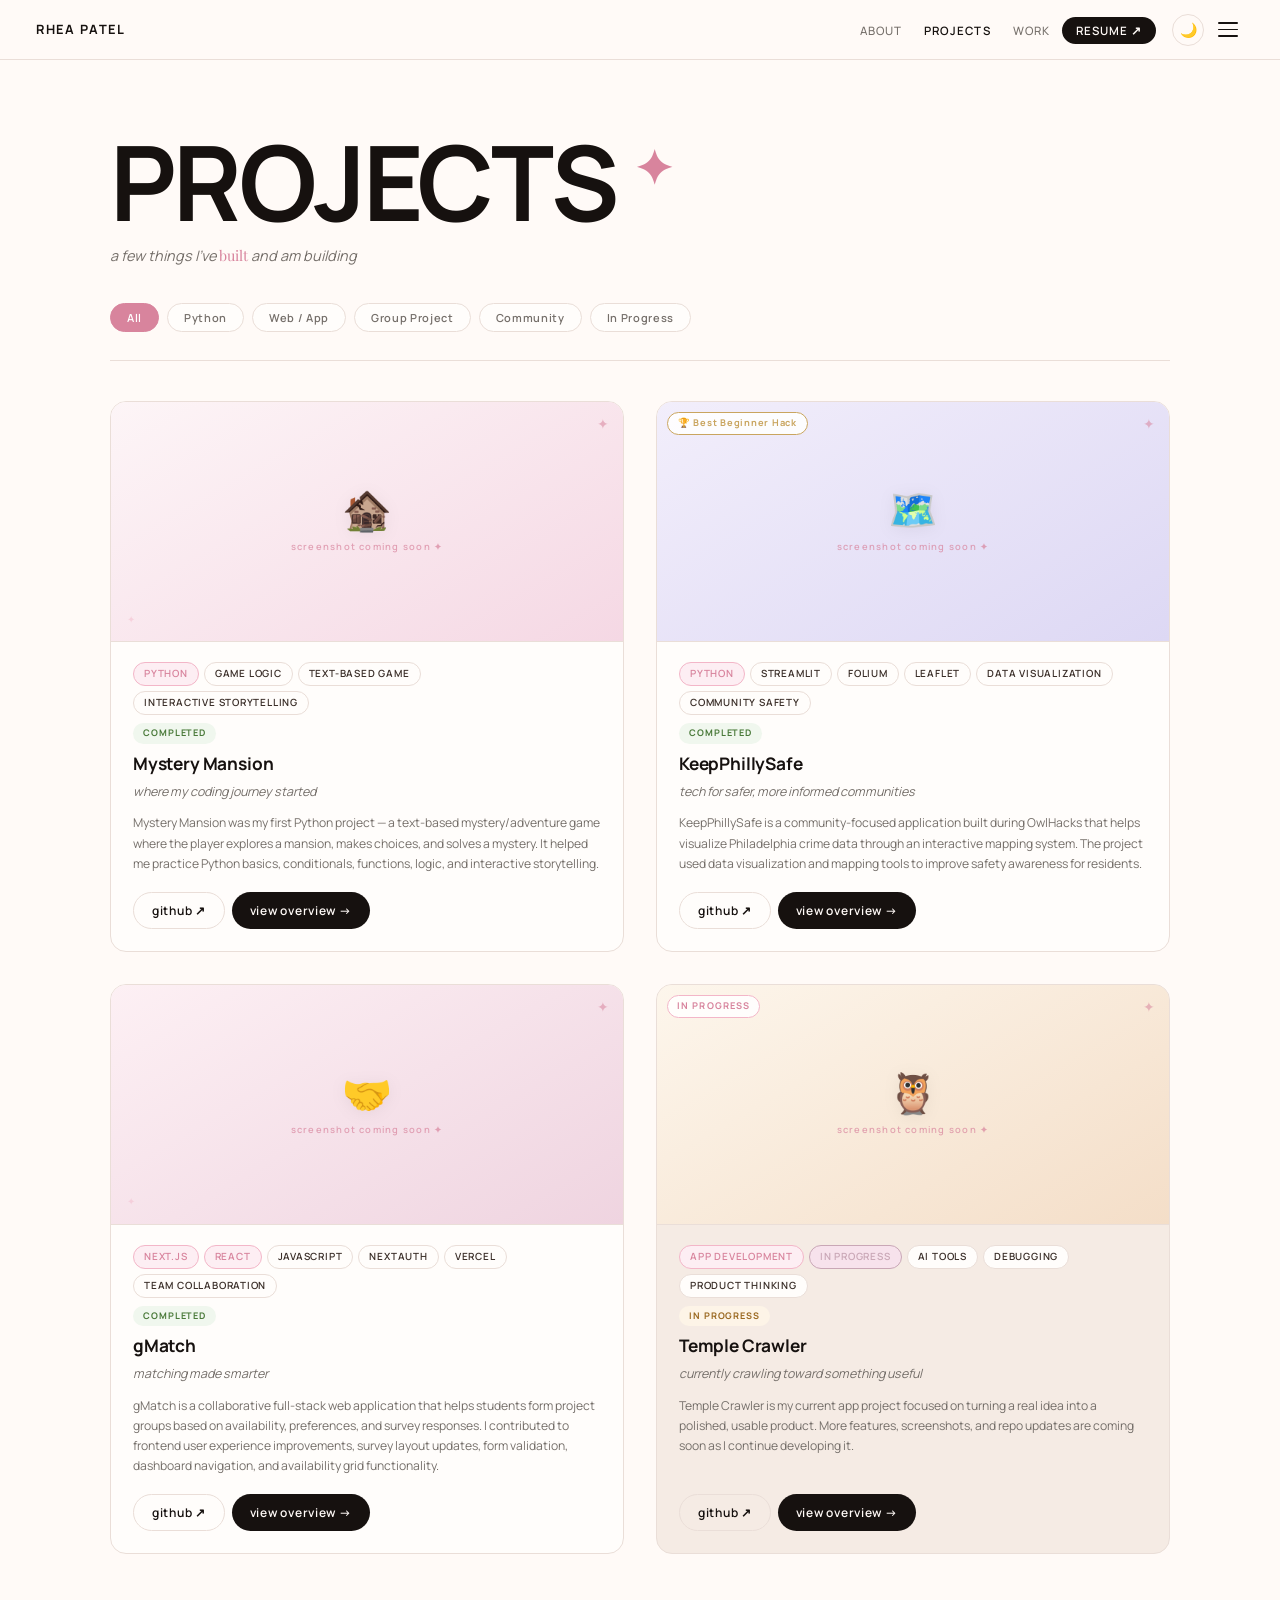
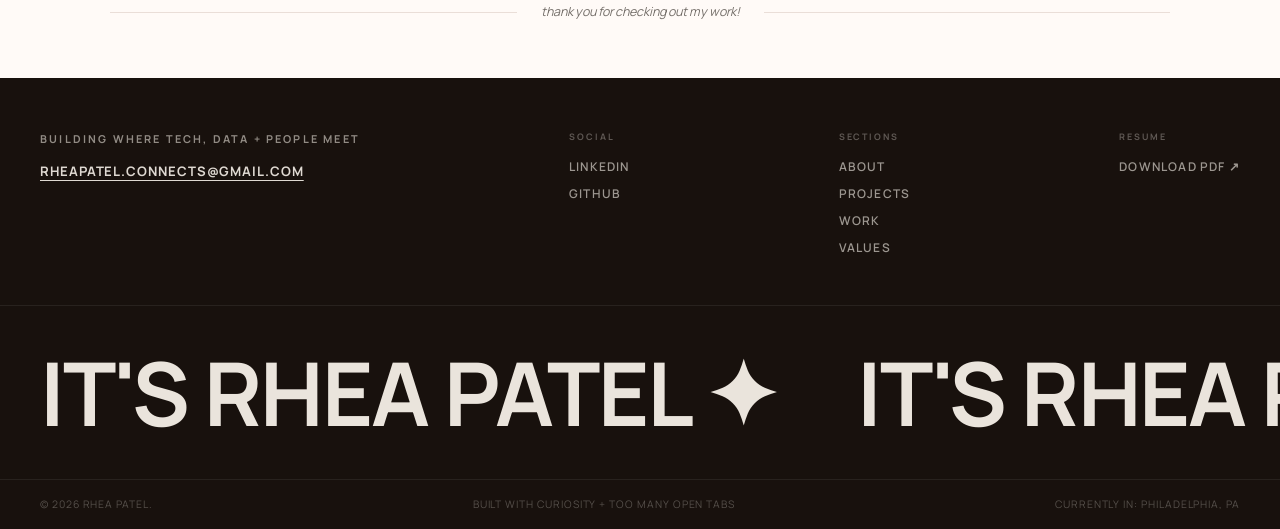
<file: projects.html>
<!DOCTYPE html>
<html lang="en">
<head>
  <meta charset="UTF-8"/>
  <meta name="viewport" content="width=device-width, initial-scale=1.0"/>
  <meta name="description" content="Projects — Rhea Patel."/>
  <title>Projects — Rhea Patel</title>
  <link rel="preconnect" href="https://fonts.googleapis.com"/>
  <link rel="preconnect" href="https://fonts.gstatic.com" crossorigin/>
  <link href="https://fonts.googleapis.com/css2?family=Manrope:wght@400;500;600;700;800&family=Playfair+Display:ital,wght@1,400;1,500;1,600&family=DM+Mono:wght@400;500&display=swap" rel="stylesheet"/>
  <link rel="stylesheet" href="css/global.css"/>
  <link rel="stylesheet" href="css/projects.css"/>
</head>
<body class="page-top">

  <nav class="nav" id="nav">
    <a href="index.html" class="nav-logo">Rhea Patel</a>
    <div class="nav-right">
      <ul class="nav-links">
        <li><a href="about.html"      data-page="about.html">About</a></li>
        <li><a href="projects.html"   data-page="projects.html">Projects</a></li>
        <li><a href="experience.html" data-page="experience.html">Work</a></li>
        <li><a href="assests/resume/resume.pdf" class="nav-resume" target="_blank" rel="noopener">Resume ↗</a></li>
      </ul>
      <button class="theme-toggle" aria-label="Switch to dark mode">🌙</button>
      <button class="nav-hamburger" id="hamburger" aria-label="Open menu">
        <span></span><span></span><span></span>
      </button>
    </div>
  </nav>

  <div class="menu-overlay" id="menuOverlay">
    <nav class="menu-links">
      <a href="index.html"      class="menu-link-item"><span class="menu-num">01</span><span class="menu-label">Home</span></a>
      <a href="about.html"      class="menu-link-item"><span class="menu-num">02</span><span class="menu-label">About</span></a>
      <a href="projects.html"   class="menu-link-item"><span class="menu-num">03</span><span class="menu-label">Projects</span></a>
      <a href="experience.html" class="menu-link-item"><span class="menu-num">04</span><span class="menu-label">Work</span></a>
      <a href="values.html"     class="menu-link-item"><span class="menu-num">05</span><span class="menu-label">Values</span></a>
    </nav>
    <div class="menu-info">
      <div><p class="menu-info-label">Location</p><p class="menu-info-val">Philadelphia, PA</p></div>
      <div><p class="menu-info-label">Email</p><div class="menu-info-val"><a href="mailto:rheapatel.connects@gmail.com">rheapatel.connects@gmail.com</a></div></div>
      <div><p class="menu-info-label">Social</p><div class="menu-info-val"><a href="https://www.linkedin.com/in/rhea-patel-cs/" target="_blank" rel="noopener">LinkedIn</a><a href="https://github.com/rhea21204" target="_blank" rel="noopener">GitHub</a></div></div>
      <div><p class="menu-info-label">Resume</p><div class="menu-info-val"><a href="assests/resume/resume.pdf" target="_blank" rel="noopener">Download PDF ↗</a></div></div>
    </div>
  </div>

  <main>
    <div class="projects-page-wrap">

      <!-- ── PAGE HEADER ── -->
      <div class="projects-header">
        <h1 class="page-heading">PROJECTS <span class="sparkle">✦</span></h1>
        <p class="projects-sub">a few things I've <span class="accent">built</span> and am building</p>
      </div>

      <!-- ── FILTER TABS ── -->
      <div class="filter-wrap">
        <div class="filter-bar">
          <button class="filter-btn active" data-filter="all">All</button>
          <button class="filter-btn" data-filter="Python">Python</button>
          <button class="filter-btn" data-filter="Web/App">Web / App</button>
          <button class="filter-btn" data-filter="Group Project">Group Project</button>
          <button class="filter-btn" data-filter="Community">Community</button>
          <button class="filter-btn" data-filter="In Progress">In Progress</button>
        </div>
      </div>

      <!-- ── PROJECTS GRID ── -->
      <div class="projects-grid">

        <!-- ── MYSTERY MANSION ── -->
        <article class="project-card" data-cats="Python">
          <div class="card-img-wrap">
            <div class="card-img-placeholder p-blush">
              <div class="card-placeholder-content">
                <span class="card-img-icon">🏚️</span>
                <span class="card-placeholder-text">screenshot coming soon ✦</span>
              </div>
              <span class="card-img-sparkle">✦</span>
              <span class="card-img-sparkle-2">✦</span>
            </div>
          </div>
          <div class="card-body">
            <div class="card-meta-row">
              <div class="card-tags">
                <span class="tag tag-rose">Python</span>
                <span class="tag">Game Logic</span>
                <span class="tag">Text-Based Game</span>
                <span class="tag">Interactive Storytelling</span>
              </div>
              <span class="badge badge-done">Completed</span>
            </div>
            <h2 class="card-title">Mystery Mansion</h2>
            <p class="card-tagline">where my coding journey started</p>
            <p class="card-desc">Mystery Mansion was my first Python project — a text-based mystery/adventure game where the player explores a mansion, makes choices, and solves a mystery. It helped me practice Python basics, conditionals, functions, logic, and interactive storytelling.</p>
            <div class="card-actions">
              <a href="https://github.com/rhea21204/Mystery-Mansion" class="btn btn-outline" target="_blank" rel="noopener">GitHub ↗</a>
              <a href="#" class="btn btn-solid">View Overview →</a>
            </div>
          </div>
        </article>

        <!-- ── KEEPPHILLYSAFE ── -->
        <article class="project-card" data-cats="Web/App, Community">
          <div class="card-img-wrap">
            <div class="card-img-placeholder p-lavender">
              <div class="card-placeholder-content">
                <span class="card-img-icon">🗺️</span>
                <span class="card-placeholder-text">screenshot coming soon ✦</span>
              </div>
              <span class="card-img-sparkle">✦</span>
              <span class="award-float">🏆 Best Beginner Hack</span>
            </div>
          </div>
          <div class="card-body">
            <div class="card-meta-row">
              <div class="card-tags">
                <span class="tag tag-rose">Python</span>
                <span class="tag">Streamlit</span>
                <span class="tag">Folium</span>
                <span class="tag">Leaflet</span>
                <span class="tag">Data Visualization</span>
                <span class="tag">Community Safety</span>
              </div>
              <span class="badge badge-done">Completed</span>
            </div>
            <h2 class="card-title">KeepPhillySafe</h2>
            <p class="card-tagline">tech for safer, more informed communities</p>
            <p class="card-desc">KeepPhillySafe is a community-focused application built during OwlHacks that helps visualize Philadelphia crime data through an interactive mapping system. The project used data visualization and mapping tools to improve safety awareness for residents.</p>
            <div class="card-actions">
              <a href="#" class="btn btn-outline" target="_blank" rel="noopener">GitHub ↗</a>
              <a href="#" class="btn btn-solid">View Overview →</a>
            </div>
          </div>
        </article>

        <!-- ── GMATCH ── -->
        <article class="project-card" data-cats="Web/App, Group Project">
          <div class="card-img-wrap">
            <div class="card-img-placeholder p-pink">
              <div class="card-placeholder-content">
                <span class="card-img-icon">🤝</span>
                <span class="card-placeholder-text">screenshot coming soon ✦</span>
              </div>
              <span class="card-img-sparkle">✦</span>
              <span class="card-img-sparkle-2">✦</span>
            </div>
          </div>
          <div class="card-body">
            <div class="card-meta-row">
              <div class="card-tags">
                <span class="tag tag-rose">Next.js</span>
                <span class="tag tag-rose">React</span>
                <span class="tag">JavaScript</span>
                <span class="tag">NextAuth</span>
                <span class="tag">Vercel</span>
                <span class="tag">Team Collaboration</span>
              </div>
              <span class="badge badge-done">Completed</span>
            </div>
            <h2 class="card-title">gMatch</h2>
            <p class="card-tagline">matching made smarter</p>
            <p class="card-desc">gMatch is a collaborative full-stack web application that helps students form project groups based on availability, preferences, and survey responses. I contributed to frontend user experience improvements, survey layout updates, form validation, dashboard navigation, and availability grid functionality.</p>
            <div class="card-actions">
              <a href="https://github.com/rhea21204/gmatch-web-app" class="btn btn-outline" target="_blank" rel="noopener">GitHub ↗</a>
              <a href="#" class="btn btn-solid">View Overview →</a>
            </div>
          </div>
        </article>

        <!-- ── TEMPLE CRAWLER ── -->
        <article class="project-card card-wip" data-cats="Web/App, In Progress">
          <div class="card-img-wrap">
            <div class="card-img-placeholder p-peach">
              <div class="card-placeholder-content">
                <span class="card-img-icon">🦉</span>
                <span class="card-placeholder-text">screenshot coming soon ✦</span>
              </div>
              <span class="card-img-sparkle">✦</span>
              <span class="wip-float">In Progress</span>
            </div>
          </div>
          <div class="card-body">
            <div class="card-meta-row">
              <div class="card-tags">
                <span class="tag tag-rose">App Development</span>
                <span class="tag tag-mauve">In Progress</span>
                <span class="tag">AI Tools</span>
                <span class="tag">Debugging</span>
                <span class="tag">Product Thinking</span>
              </div>
              <span class="badge badge-wip">In Progress</span>
            </div>
            <h2 class="card-title">Temple Crawler</h2>
            <p class="card-tagline">currently crawling toward something useful</p>
            <p class="card-desc">Temple Crawler is my current app project focused on turning a real idea into a polished, usable product. More features, screenshots, and repo updates are coming soon as I continue developing it.</p>
            <div class="card-actions">
              <a href="#" class="btn btn-outline" target="_blank" rel="noopener">GitHub ↗</a>
              <a href="#" class="btn btn-solid">View Overview →</a>
            </div>
          </div>
        </article>

      </div><!-- /projects-grid -->

      <p id="noResults" class="no-results" style="display:none;">
        No projects match that filter yet.
      </p>

      <!-- ── BOTTOM NOTE ── -->
      <div class="projects-end-note">
        <hr class="note-line"/>
        <span>thank you for checking out my work!</span>
        <hr class="note-line"/>
      </div>

    </div><!-- /projects-page-wrap -->
  </main>

  <footer class="footer">
    <div class="footer-top">
      <div>
        <p class="footer-tagline">BUILDING WHERE TECH, DATA + PEOPLE MEET</p>
        <!-- ✏️ EMAIL -->
        <a href="mailto:rheapatel.connects@gmail.com" class="footer-email">rheapatel.connects@gmail.com</a>
      </div>
      <div class="footer-col">
        <p class="footer-col-label">Social</p>
        <a href="https://www.linkedin.com/in/rhea-patel-cs/" target="_blank" rel="noopener">LinkedIn</a>
        <a href="https://github.com/rhea21204" target="_blank" rel="noopener">GitHub</a>
      </div>
      <div class="footer-col">
        <p class="footer-col-label">Sections</p>
        <a href="about.html">About</a>
        <a href="projects.html">Projects</a>
        <a href="experience.html">Work</a>
        <a href="values.html">Values</a>
      </div>
      <div class="footer-col">
        <p class="footer-col-label">Resume</p>
        <a href="assests/resume/resume.pdf" target="_blank" rel="noopener">Download PDF ↗</a>
      </div>
    </div>
    <div class="footer-marquee" aria-hidden="true">
      <div class="footer-marquee-inner">
        <span>IT'S RHEA PATEL ✦</span><span>IT'S RHEA PATEL ✦</span>
        <span>IT'S RHEA PATEL ✦</span><span>IT'S RHEA PATEL ✦</span>
        <span>IT'S RHEA PATEL ✦</span><span>IT'S RHEA PATEL ✦</span>
      </div>
    </div>
    <div class="footer-bottom">
      <p>© <span class="js-year"></span> Rhea Patel.</p>
      <p>built with curiosity + too many open tabs</p>
      <p>currently in: Philadelphia, PA</p>
    </div>
  </footer>

  <script src="js/main.js"></script>
</body>
</html>
</file>
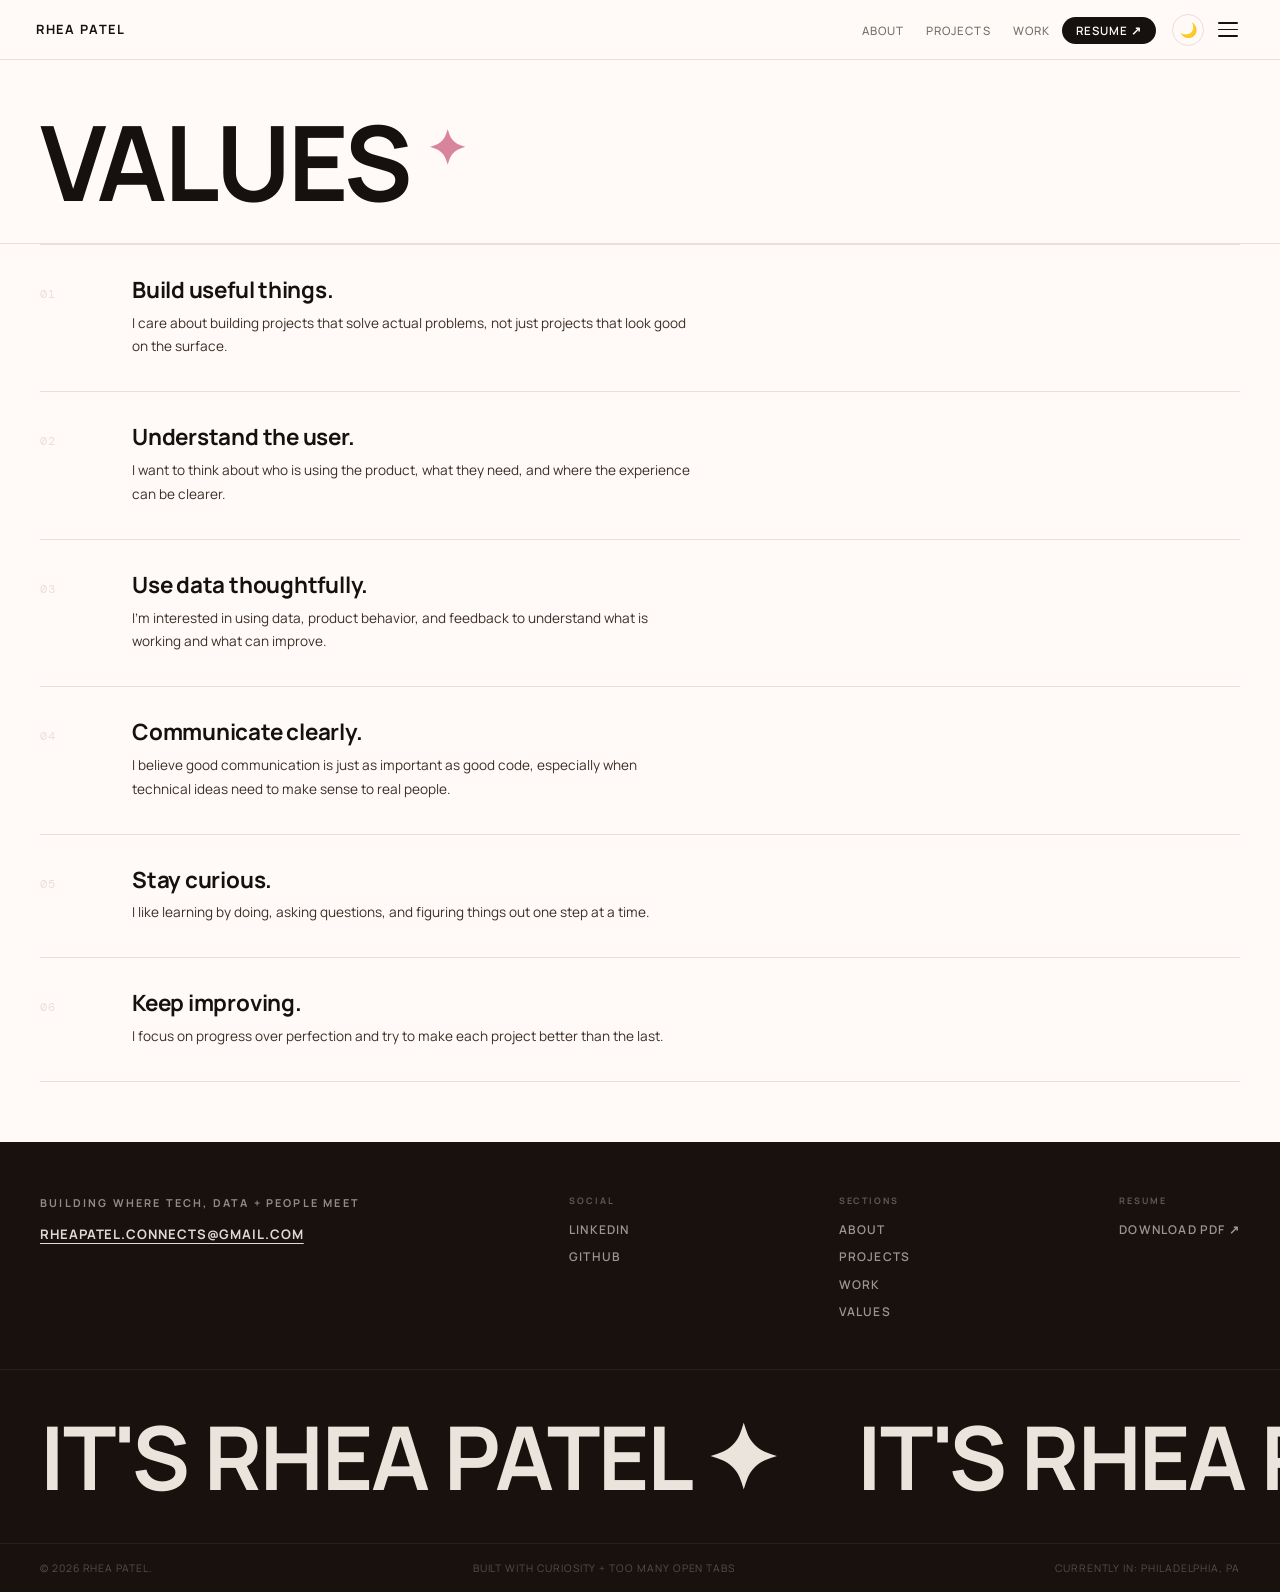
<file: values.html>
<!DOCTYPE html>
<html lang="en">
<head>
  <meta charset="UTF-8"/>
  <meta name="viewport" content="width=device-width, initial-scale=1.0"/>
  <meta name="description" content="Values — Rhea Patel."/>
  <title>Values — Rhea Patel</title>
  <link rel="preconnect" href="https://fonts.googleapis.com"/>
  <link rel="preconnect" href="https://fonts.gstatic.com" crossorigin/>
  <link href="https://fonts.googleapis.com/css2?family=Manrope:wght@400;500;600;700;800&family=Playfair+Display:ital,wght@1,400;1,500;1,600&family=DM+Mono:wght@400;500&display=swap" rel="stylesheet"/>
  <link rel="stylesheet" href="css/global.css"/>
  <link rel="stylesheet" href="css/values.css"/>
</head>
<body class="page-top">

  <nav class="nav" id="nav">
    <a href="index.html" class="nav-logo">Rhea Patel</a>
    <div class="nav-right">
      <ul class="nav-links">
        <li><a href="about.html"      data-page="about.html">About</a></li>
        <li><a href="projects.html"   data-page="projects.html">Projects</a></li>
        <li><a href="experience.html" data-page="experience.html">Work</a></li>
        <li><a href="assests/resume/resume.pdf" class="nav-resume" target="_blank" rel="noopener">Resume ↗</a></li>
      </ul>
      <button class="theme-toggle" aria-label="Switch to dark mode">🌙</button>
      <button class="nav-hamburger" id="hamburger" aria-label="Open menu">
        <span></span><span></span><span></span>
      </button>
    </div>
  </nav>

  <div class="menu-overlay" id="menuOverlay">
    <nav class="menu-links">
      <a href="index.html"      class="menu-link-item"><span class="menu-num">01</span><span class="menu-label">Home</span></a>
      <a href="about.html"      class="menu-link-item"><span class="menu-num">02</span><span class="menu-label">About</span></a>
      <a href="projects.html"   class="menu-link-item"><span class="menu-num">03</span><span class="menu-label">Projects</span></a>
      <a href="experience.html" class="menu-link-item"><span class="menu-num">04</span><span class="menu-label">Work</span></a>
      <a href="values.html"     class="menu-link-item"><span class="menu-num">05</span><span class="menu-label">Values</span></a>
    </nav>
    <div class="menu-info">
      <div><p class="menu-info-label">Location</p><p class="menu-info-val">Philadelphia, PA</p></div>
      <div><p class="menu-info-label">Email</p><div class="menu-info-val"><a href="mailto:rheapatel.connects@gmail.com">rheapatel.connects@gmail.com</a></div></div>
      <div><p class="menu-info-label">Social</p><div class="menu-info-val"><a href="https://www.linkedin.com/in/rhea-patel-cs/" target="_blank" rel="noopener">LinkedIn</a><a href="https://github.com/rhea21204" target="_blank" rel="noopener">GitHub</a></div></div>
      <div><p class="menu-info-label">Resume</p><div class="menu-info-val"><a href="assests/resume/resume.pdf" target="_blank" rel="noopener">Download PDF ↗</a></div></div>
    </div>
  </div>

  <main>
    <div class="values-header">
      <h1 class="page-heading">Values <span class="sparkle">✦</span></h1>
    </div>

    <div class="values-list">

      <div class="value-item" data-reveal>
        <span class="value-num">01</span>
        <div class="value-body">
          <h2 class="value-title">Build useful things.</h2>
          <p class="value-desc">I care about building projects that solve actual problems, not just projects that look good on the surface.</p>
        </div>
      </div>

      <div class="value-item" data-reveal>
        <span class="value-num">02</span>
        <div class="value-body">
          <h2 class="value-title">Understand the user.</h2>
          <p class="value-desc">I want to think about who is using the product, what they need, and where the experience can be clearer.</p>
        </div>
      </div>

      <div class="value-item" data-reveal>
        <span class="value-num">03</span>
        <div class="value-body">
          <h2 class="value-title">Use data thoughtfully.</h2>
          <p class="value-desc">I'm interested in using data, product behavior, and feedback to understand what is working and what can improve.</p>
        </div>
      </div>

      <div class="value-item" data-reveal>
        <span class="value-num">04</span>
        <div class="value-body">
          <h2 class="value-title">Communicate clearly.</h2>
          <p class="value-desc">I believe good communication is just as important as good code, especially when technical ideas need to make sense to real people.</p>
        </div>
      </div>

      <div class="value-item" data-reveal>
        <span class="value-num">05</span>
        <div class="value-body">
          <h2 class="value-title">Stay curious.</h2>
          <p class="value-desc">I like learning by doing, asking questions, and figuring things out one step at a time.</p>
        </div>
      </div>

      <div class="value-item" data-reveal>
        <span class="value-num">06</span>
        <div class="value-body">
          <h2 class="value-title">Keep improving.</h2>
          <p class="value-desc">I focus on progress over perfection and try to make each project better than the last.</p>
        </div>
      </div>

    </div>
  </main>

  <footer class="footer">
    <div class="footer-top">
      <div><p class="footer-tagline">BUILDING WHERE TECH, DATA + PEOPLE MEET</p>
        <a href="mailto:rheapatel.connects@gmail.com" class="footer-email">rheapatel.connects@gmail.com</a></div>
      <div class="footer-col"><p class="footer-col-label">Social</p>
        <a href="https://www.linkedin.com/in/rhea-patel-cs/" target="_blank" rel="noopener">LinkedIn</a><a href="https://github.com/rhea21204" target="_blank" rel="noopener">GitHub</a></div>
      <div class="footer-col"><p class="footer-col-label">Sections</p>
        <a href="about.html">About</a><a href="projects.html">Projects</a>
        <a href="experience.html">Work</a><a href="values.html">Values</a></div>
      <div class="footer-col"><p class="footer-col-label">Resume</p>
        <a href="assests/resume/resume.pdf" target="_blank" rel="noopener">Download PDF ↗</a></div>
    </div>
    <div class="footer-marquee" aria-hidden="true">
      <div class="footer-marquee-inner">
        <span>IT'S RHEA PATEL ✦</span><span>IT'S RHEA PATEL ✦</span>
        <span>IT'S RHEA PATEL ✦</span><span>IT'S RHEA PATEL ✦</span>
        <span>IT'S RHEA PATEL ✦</span><span>IT'S RHEA PATEL ✦</span>
      </div>
    </div>
    <div class="footer-bottom">
      <p>© <span class="js-year"></span> Rhea Patel.</p>
      <p>built with curiosity + too many open tabs</p>
      <p>currently in: Philadelphia, PA</p>
    </div>
  </footer>

  <script src="js/main.js"></script>
</body>
</html>
</file>
<file: css/global.css>
/* ================================================================
   RHEA PATEL — PORTFOLIO  |  css/global.css
   Design system, nav, hamburger, footer, cursor, theme toggle

   ✏️ COLORS: Edit the CSS variables in :root (light) and
      body.dark (dark) to restyle. Both themes are defined below.
   ✏️ FONTS: Change the Google Fonts import in each HTML <head>
      and update --font-sans / --font-accent below.
================================================================ */

/* ── GOOGLE FONTS ─────────────────────────────────────────────
   Main sans: Manrope — clean, modern, warm weight range
   Accent:    Playfair Display italic — elegant, personal, chic
   Mono:      DM Mono — labels and metadata
   ✏️ FONTS: Replace font links in HTML + variable names below
   ───────────────────────────────────────────────────────────── */

/* ── LIGHT MODE TOKENS (default) ─────────────────────────────── */
:root {
  /* ✏️ BACKGROUND / SURFACE */
  --bg:          #FFFAF7;   /* warm ivory page background */
  --bg-2:        #F5EFE8;   /* slightly deeper ivory, cards/sections */
  --surface:     #FFFDFB;   /* near-white for cards */
  --surface-alt: #F5EBE4;   /* soft beige card background */

  /* ✏️ TEXT */
  --ink:         #16110F;   /* near-black espresso, main text */
  --ink-mid:     #3A2E28;   /* charcoal, secondary text */
  --ink-muted:   #756F6A;   /* warm gray, labels/metadata */
  --ink-ghost:   #EADED8;   /* very light beige, dividers/borders */

  /* ✏️ ACCENT — blush/rose/mauve palette */
  --blush:       #F3B6C8;   /* soft blush pink — badges, hover borders */
  --rose:        #D8849D;   /* dusty rose — active states, links */
  --mauve:       #C9A7B6;   /* muted mauve — selected text, accents */
  --blush-bg:    #FDEEF3;   /* very pale pink — card/section tint */
  --blush-bg-2:  #F7E2EC;   /* slightly deeper blush bg */
  --gold-soft:   #C9A55F;   /* muted gold — star cursor, sparkles */

  /* Status colors */
  --status-done-bg:   #F0F7EE;
  --status-done-text: #4A7A3A;
  --status-wip-bg:    #FDF4E7;
  --status-wip-text:  #9A6820;

  /* Footer */
  --footer-bg:   #18110D;
  --footer-text: rgba(255,250,242,0.85);

  /* UI */
  --nav-h:      60px;
  --radius-sm:   6px;
  --radius-md:  10px;
  --radius-lg:  16px;
  --shadow-sm:  0 1px 8px rgba(22,17,15,0.06);
  --shadow-md:  0 4px 28px rgba(22,17,15,0.10);
  --ease:       0.22s cubic-bezier(0.4,0,0.2,1);

  /* Fonts */
  --font-sans:   'Manrope', 'Helvetica Neue', sans-serif;
  --font-accent: 'Playfair Display', Georgia, serif;
  --font-mono:   'DM Mono', monospace;
}

/* ── DARK MODE TOKENS ─────────────────────────────────────────── */
body.dark {
  --bg:          #15110F;   /* deep espresso/charcoal */
  --bg-2:        #1E1816;   /* slightly lighter */
  --surface:     #272018;   /* card background */
  --surface-alt: #2E2520;   /* slightly warmer card */

  --ink:         #FFF8F2;   /* warm off-white */
  --ink-mid:     #C9BDB5;   /* warm medium gray */
  --ink-muted:   #7A6E68;   /* muted warm gray */
  --ink-ghost:   #3A2D29;   /* dark dividers */

  --blush:       #E7A6B9;   /* brighter blush for dark bg */
  --rose:        #F2A9BF;   /* lighter rose works on dark */
  --mauve:       #D2A9B9;
  --blush-bg:    #2A1D22;   /* dark blush-tinted card */
  --blush-bg-2:  #341E24;
  --gold-soft:   #D8BB75;

  --status-done-bg:   #1E2E1A;
  --status-done-text: #7AC06A;
  --status-wip-bg:    #2E2410;
  --status-wip-text:  #C99040;

  --footer-bg:   #100E0C;
  --footer-text: rgba(255,250,242,0.75);

  --shadow-sm:  0 1px 8px rgba(0,0,0,0.32);
  --shadow-md:  0 4px 28px rgba(0,0,0,0.42);
}

/* ── CONTAINER ────────────────────────────────────────────────── */
.container {
  max-width: 1200px;
  margin: 0 auto;
  padding: 0 40px;
}
@media (max-width: 860px) { .container { padding: 0 20px; } }

/* ── RESET ────────────────────────────────────────────────────── */
*, *::before, *::after { box-sizing: border-box; margin: 0; padding: 0; }
html {
  scroll-behavior: smooth;
  font-size: 16px;
  -webkit-font-smoothing: antialiased;
  -moz-osx-font-smoothing: grayscale;
}
body {
  font-family: var(--font-sans);
  background: var(--bg);
  color: var(--ink);
  line-height: 1.6;
  overflow-x: hidden;
  cursor: none;
  transition: background 0.3s ease, color 0.3s ease;
}
a         { text-decoration: none; color: inherit; }
img       { max-width: 100%; display: block; }
ul        { list-style: none; }
button    { font-family: inherit; cursor: none; }
strong    { font-weight: 600; }

/* ── ACCENT FONT ─────────────────────────────────────────────── */
/* Apply .accent to words like "world", "Rhea", "useful" for the
   elegant italic serif look from the mockup */
.accent {
  font-family: var(--font-accent);
  font-style: italic;
  font-weight: 400;
  color: inherit;
}

/* ── CUSTOM CURSOR ───────────────────────────────────────────── */
/* ✏️ CURSOR: Change cursorChar in main.js. Color = --gold-soft */
.cursor-star {
  position: fixed;
  pointer-events: none;
  z-index: 9999;
  font-size: 18px;
  color: var(--gold-soft);
  line-height: 1;
  user-select: none;
  transform: translate(-50%, -50%);
  transition: transform 0.3s ease, opacity 0.2s ease;
  will-change: left, top;
}
body.dark .cursor-star { color: var(--blush); }
.cursor-star.hover-active {
  transform: translate(-50%, -50%) scale(1.6) rotate(20deg);
}
@media (pointer: coarse) { .cursor-star { display: none; } }

/* ── NAVIGATION ──────────────────────────────────────────────── */
.nav {
  position: fixed;
  top: 0; left: 0; right: 0;
  height: var(--nav-h);
  z-index: 500;
  background: var(--bg);
  border-bottom: 1px solid var(--ink-ghost);
  display: flex;
  align-items: center;
  justify-content: space-between;
  padding: 0 36px;
  transition: background 0.3s ease, border-color 0.3s ease;
}

/* Logo — "RHEA PATEL" bold small caps */
.nav-logo {
  font-family: var(--font-sans);
  font-size: 0.8rem;
  font-weight: 700;
  letter-spacing: 0.13em;
  text-transform: uppercase;
  color: var(--ink);
  transition: color var(--ease);
}
.nav-logo:hover { color: var(--rose); }

/* Right group */
.nav-right {
  display: flex;
  align-items: center;
  gap: 2px;
}

/* Nav links */
.nav-links {
  display: flex;
  align-items: center;
  gap: 2px;
  margin-right: 8px;
}
.nav-links a {
  font-size: 0.72rem;
  font-weight: 500;
  letter-spacing: 0.09em;
  text-transform: uppercase;
  color: var(--ink-muted);
  padding: 5px 10px;
  border-radius: var(--radius-sm);
  transition: color var(--ease), background var(--ease);
}
.nav-links a:hover  { color: var(--ink); }
.nav-links a.active { color: var(--ink); font-weight: 600; }

/* Resume pill */
.nav-resume {
  background: var(--ink) !important;
  color: var(--bg) !important;
  padding: 6px 14px !important;
  border-radius: 100px !important;
  font-weight: 600 !important;
  transition: opacity var(--ease) !important;
}
.nav-resume:hover { opacity: 0.75 !important; }

/* ── THEME TOGGLE ─────────────────────────────────────────────── */
/* ✏️ TOGGLE: Styled as a small icon button between resume + hamburger */
.theme-toggle {
  background: none;
  border: 1px solid var(--ink-ghost);
  border-radius: 100px;
  width: 32px;
  height: 32px;
  display: flex;
  align-items: center;
  justify-content: center;
  font-size: 14px;
  color: var(--ink-muted);
  margin: 0 6px;
  transition: border-color var(--ease), color var(--ease), background var(--ease);
  flex-shrink: 0;
  cursor: none;
}
.theme-toggle:hover {
  border-color: var(--rose);
  color: var(--rose);
}

/* ── HAMBURGER ────────────────────────────────────────────────── */
.nav-hamburger {
  background: none;
  border: none;
  padding: 6px;
  display: flex;
  flex-direction: column;
  gap: 5px;
  cursor: none;
}
.nav-hamburger span {
  display: block;
  width: 20px;
  height: 1.5px;
  background: var(--ink);
  border-radius: 2px;
  transform-origin: center;
  transition: transform var(--ease), opacity var(--ease), width var(--ease);
}
.nav-hamburger.open span:nth-child(1) { transform: translateY(6.5px) rotate(45deg); }
.nav-hamburger.open span:nth-child(2) { opacity: 0; width: 0; }
.nav-hamburger.open span:nth-child(3) { transform: translateY(-6.5px) rotate(-45deg); }

/* ── HAMBURGER MENU OVERLAY ──────────────────────────────────── */
.menu-overlay {
  position: fixed;
  top: var(--nav-h);
  left: 0; right: 0; bottom: 0;
  z-index: 400;
  background: var(--bg);
  display: flex;
  gap: 0;
  opacity: 0;
  pointer-events: none;
  transform: translateY(-8px);
  transition: opacity 0.25s ease, transform 0.25s ease;
  overflow-y: auto;
  border-top: 1px solid var(--ink-ghost);
}
.menu-overlay.open {
  opacity: 1;
  pointer-events: all;
  transform: translateY(0);
}

/* Left: big numbered links */
.menu-links {
  flex: 1;
  padding: 48px 48px 48px 40px;
  border-right: 1px solid var(--ink-ghost);
}
.menu-link-item {
  display: flex;
  align-items: baseline;
  gap: 18px;
  padding: 16px 0;
  border-bottom: 1px solid var(--ink-ghost);
  color: var(--ink);
  transition: gap var(--ease), color var(--ease);
}
.menu-link-item:first-child { border-top: 1px solid var(--ink-ghost); }
.menu-link-item:hover { gap: 28px; color: var(--rose); }
.menu-num {
  font-family: var(--font-mono);
  font-size: 0.68rem;
  color: var(--ink-ghost);
  width: 24px;
  flex-shrink: 0;
  letter-spacing: 0.06em;
}
.menu-label {
  font-size: clamp(1.8rem, 4.5vw, 3rem);
  font-weight: 700;
  letter-spacing: -0.02em;
  text-transform: uppercase;
  line-height: 1;
}

/* Right: contact info */
.menu-info {
  width: 280px;
  flex-shrink: 0;
  padding: 48px 40px;
  display: flex;
  flex-direction: column;
  gap: 28px;
}
.menu-info-label {
  font-size: 0.58rem;
  font-weight: 700;
  letter-spacing: 0.2em;
  text-transform: uppercase;
  color: var(--rose);           /* blush accent on labels */
  margin-bottom: 7px;
}
.menu-info-val {
  font-size: 0.82rem;
  color: var(--ink-mid);
  line-height: 1.7;
}
.menu-info-val a {
  display: block;
  font-size: 0.78rem;
  font-weight: 700;
  letter-spacing: 0.1em;
  text-transform: uppercase;
  color: var(--ink);
  transition: color var(--ease);
}
.menu-info-val a:hover { color: var(--rose); }

/* ── PAGE WRAPPER ─────────────────────────────────────────────── */
.page-top { padding-top: var(--nav-h); }

/* ── PAGE HEADING ─────────────────────────────────────────────── */
.page-heading {
  font-size: clamp(3rem, 9vw, 6.5rem);
  font-weight: 700;
  letter-spacing: -0.03em;
  text-transform: uppercase;
  line-height: 0.95;
  color: var(--ink);
}
.page-heading .sparkle {
  color: var(--rose);
  font-size: 0.45em;
  vertical-align: super;
}

/* ── SECTION LABEL ────────────────────────────────────────────── */
.label {
  font-size: 0.6rem;
  font-weight: 700;
  letter-spacing: 0.2em;
  text-transform: uppercase;
  color: var(--ink-muted);
}
.label-rose {
  font-size: 0.6rem;
  font-weight: 700;
  letter-spacing: 0.2em;
  text-transform: uppercase;
  color: var(--rose);
}

/* ── DIVIDER ──────────────────────────────────────────────────── */
hr, .divider {
  border: none;
  border-top: 1px solid var(--ink-ghost);
  margin: 0;
}

/* ── BUTTONS ──────────────────────────────────────────────────── */
/* ✏️ BUTTONS: Main filled pill */
.btn {
  display: inline-flex;
  align-items: center;
  gap: 6px;
  font-family: var(--font-sans);
  font-size: 0.75rem;
  font-weight: 600;
  letter-spacing: 0.06em;
  text-transform: lowercase;
  padding: 8px 18px;
  border-radius: 100px;
  border: none;
  transition: opacity var(--ease), transform var(--ease), background var(--ease), color var(--ease);
  white-space: nowrap;
  cursor: none;
}
.btn-solid {
  background: var(--ink);
  color: var(--bg);
}
.btn-solid:hover { opacity: 0.78; transform: translateY(-1px); }

/* Outline button */
.btn-outline {
  background: transparent;
  color: var(--ink);
  border: 1.5px solid var(--ink-ghost);
}
.btn-outline:hover {
  border-color: var(--ink-mid);
  transform: translateY(-1px);
}

/* Blush outline button */
.btn-blush {
  background: transparent;
  color: var(--rose);
  border: 1.5px solid var(--blush);
}
.btn-blush:hover {
  background: var(--blush-bg);
  border-color: var(--rose);
  transform: translateY(-1px);
}

/* ── SKILL / CATEGORY TAGS ────────────────────────────────────── */
.tag {
  display: inline-block;
  font-size: 0.62rem;
  font-weight: 600;
  letter-spacing: 0.08em;
  text-transform: uppercase;
  padding: 3px 10px;
  border-radius: 100px;
  border: 1px solid var(--ink-ghost);
  color: var(--ink-mid);
  background: var(--surface);
  transition: border-color var(--ease), color var(--ease);
}
.tag:hover { border-color: var(--rose); color: var(--rose); }
.tag-rose  { background: var(--blush-bg); border-color: var(--blush); color: var(--rose); }
.tag-mauve { background: var(--blush-bg-2); border-color: var(--mauve); color: var(--mauve); }

/* ── STATUS BADGES ────────────────────────────────────────────── */
.badge {
  display: inline-block;
  font-size: 0.58rem;
  font-weight: 700;
  letter-spacing: 0.1em;
  text-transform: uppercase;
  padding: 3px 9px;
  border-radius: 4px;
}
.badge-done { background: var(--status-done-bg); color: var(--status-done-text); }
.badge-wip  { background: var(--status-wip-bg);  color: var(--status-wip-text); }

/* ── SCROLL REVEAL ────────────────────────────────────────────── */
.reveal {
  opacity: 0;
  transform: translateY(20px);
  transition: opacity 0.55s ease, transform 0.55s ease;
}
.reveal.visible { opacity: 1; transform: translateY(0); }

/* ── TEXT SELECTION ───────────────────────────────────────────── */
::selection { background: var(--blush); color: var(--ink); }

/* ── SCROLLBAR ────────────────────────────────────────────────── */
::-webkit-scrollbar { width: 4px; }
::-webkit-scrollbar-track { background: var(--bg); }
::-webkit-scrollbar-thumb { background: var(--blush); border-radius: 2px; }

/* ── FOOTER ───────────────────────────────────────────────────── */
.footer {
  background: var(--footer-bg);
  overflow: hidden;
}
.footer-top {
  display: flex;
  justify-content: space-between;
  align-items: flex-start;
  flex-wrap: wrap;
  gap: 32px;
  padding: 52px 40px 40px;
  border-bottom: 1px solid rgba(255,255,255,0.07);
}
.footer-tagline {
  font-size: 0.68rem;
  font-weight: 700;
  letter-spacing: 0.2em;
  text-transform: uppercase;
  color: rgba(245,240,232,0.55);
  margin-bottom: 10px;
}
/* ✏️ EMAIL: Update href and text content in each HTML file */
.footer-email {
  font-size: 0.82rem;
  font-weight: 700;
  letter-spacing: 0.07em;
  text-transform: uppercase;
  color: rgba(245,240,232,0.9);
  text-decoration: underline;
  text-underline-offset: 4px;
  transition: color var(--ease);
}
.footer-email:hover { color: var(--blush); }
.footer-col-label {
  font-size: 0.56rem;
  font-weight: 700;
  letter-spacing: 0.22em;
  text-transform: uppercase;
  color: rgba(245,240,232,0.32);
  margin-bottom: 12px;
}
.footer-col a {
  display: block;
  font-size: 0.75rem;
  font-weight: 600;
  letter-spacing: 0.1em;
  text-transform: uppercase;
  color: rgba(245,240,232,0.6);
  margin-bottom: 8px;
  transition: color var(--ease);
}
.footer-col a:hover { color: var(--blush); }

/* Scrolling marquee */
.footer-marquee {
  padding: 16px 0;
  overflow: hidden;
  white-space: nowrap;
  border-bottom: 1px solid rgba(255,255,255,0.07);
}
.footer-marquee-inner {
  display: inline-flex;
  animation: marqueeRoll 20s linear infinite;
}
.footer-marquee-inner:hover { animation-play-state: paused; }
.footer-marquee-inner span {
  font-size: clamp(3rem, 8vw, 5.5rem);
  font-weight: 700;
  letter-spacing: -0.02em;
  text-transform: uppercase;
  color: rgba(245,240,232,0.95);
  padding: 0 40px;
  white-space: nowrap;
}
@keyframes marqueeRoll {
  from { transform: translateX(0); }
  to   { transform: translateX(-50%); }
}

.footer-bottom {
  display: flex;
  justify-content: space-between;
  align-items: center;
  flex-wrap: wrap;
  gap: 8px;
  padding: 16px 40px;
}
.footer-bottom p {
  font-size: 0.65rem;
  letter-spacing: 0.09em;
  text-transform: uppercase;
  color: rgba(245,240,232,0.28);
}

/* ── RESPONSIVE ───────────────────────────────────────────────── */
@media (max-width: 860px) {
  .nav { padding: 0 20px; }
  .nav-links { display: none; }
  .menu-overlay { flex-direction: column; }
  .menu-links { border-right: none; border-bottom: 1px solid var(--ink-ghost); padding: 36px 20px; }
  .menu-info  { width: 100%; padding: 32px 20px; }
  .footer-top    { padding: 40px 20px 32px; }
  .footer-bottom { padding: 14px 20px; }
}
@media (max-width: 600px) {
  body { cursor: auto; }
  .cursor-star { display: none !important; }
  .menu-label { font-size: 1.8rem; }
}
</file>
<file: css/home.css>
/* css/home.css
   Homepage-only layout and component styles.
   Colors come from CSS variables in global.css.
   Sections: hero · what-i-do · currently-panel · location-row
*/

/* ── HERO ────────────────────────────────────────────────────── */
.hero {
  padding: 5rem 0 4.5rem;
  border-bottom: 1px solid var(--ink-ghost);
}

.hero-inner {
  display: flex;
  align-items: center;
  gap: 5rem;
}

/* ── LEFT: copy ──────────────────────────────────────────────── */
.hero-copy {
  flex: 0 0 48%;
  max-width: 48%;
}

.code-kicker {
  font-family: var(--font-mono);
  font-size: clamp(0.82rem, 1.2vw, 1rem);
  letter-spacing: -0.01em;
  line-height: 1;
  margin-bottom: 0.85rem;
  animation: heroFadeUp 0.6s 0.05s ease both;
}
.code-function {
  color: var(--ink-mid);
  font-weight: 500;
}
.code-string {
  color: var(--rose);
  font-weight: 400;
}
.code-punc {
  color: var(--ink-muted);
  font-weight: 400;
}
body.dark .code-function { color: var(--ink-mid); }
body.dark .code-string    { color: var(--rose); }
body.dark .code-punc      { color: var(--ink-muted); }

.hero-name {
  font-size: clamp(3rem, 6.5vw, 6rem);
  font-weight: 700;
  letter-spacing: -0.04em;
  line-height: 0.94;
  color: var(--ink);
  margin-bottom: 1.4rem;
  min-height: 0.94em; /* prevents layout shift while text is typing in */
  animation: heroFadeUp 0.6s 0.12s ease both;
}

/* Blinking cursor sits at end of the typed headline */
.typing-cursor {
  display: inline-block;
  width: 2px;
  height: 0.82em;
  margin-left: 0.1em;
  background: var(--ink-muted);
  vertical-align: -0.06em;
  animation: blink-headline 0.9s steps(1) infinite;
}
body.dark .typing-cursor { background: var(--ink-mid); }

@keyframes blink-headline {
  0%, 100% { opacity: 1; }
  50%       { opacity: 0; }
}

.hero-bio {
  font-size: 1rem;
  color: var(--ink-mid);
  line-height: 1.82;
  max-width: 440px;
  margin-bottom: 1.1rem;
  animation: heroFadeUp 0.6s 0.2s ease both;
}
.accent-rose {
  font-family: var(--font-accent);
  font-style: italic;
  font-weight: 500;
  color: var(--rose);
}

.hero-available {
  display: inline-flex;
  align-items: center;
  gap: 7px;
  font-size: 0.78rem;
  color: var(--ink-muted);
  margin-bottom: 1.6rem;
  animation: heroFadeUp 0.6s 0.27s ease both;
}
.available-dot {
  width: 7px;
  height: 7px;
  border-radius: 50%;
  background: #72C472;
  flex-shrink: 0;
  animation: pulse 2.4s ease-in-out infinite;
}
@keyframes pulse {
  0%,100% { opacity: 1; }
  50%      { opacity: 0.35; }
}

/* Button row — compact so all 4 stay on one line */
.hero-btns {
  display: flex;
  flex-wrap: wrap;
  gap: 7px;
  animation: heroFadeUp 0.6s 0.34s ease both;
}
/* Slightly tighter padding for hero buttons only */
.hero-btns .btn {
  font-size: 0.72rem;
  padding: 8px 15px;
  letter-spacing: 0.04em;
}

/* ── RIGHT: photo card ───────────────────────────────────────── */
.hero-image-wrap {
  flex: 0 0 44%;
  max-width: 44%;
  position: relative;
  display: flex;
  justify-content: center;
  align-items: flex-start;
}

/* The card */
.hero-photo-card {
  width: 100%;
  max-width: 480px;
  aspect-ratio: 5/4;
  background: linear-gradient(145deg, var(--blush-bg) 0%, var(--blush-bg-2) 55%, #f0d8e4 100%);
  border: 1.5px solid var(--blush);
  border-radius: 44px 44px 10px 44px;
  box-shadow: 0 8px 40px rgba(212, 132, 157, 0.14), var(--shadow-sm);
  position: relative;
  overflow: hidden;
  display: flex;
  align-items: center;
  justify-content: center;
}
body.dark .hero-photo-card {
  background: linear-gradient(145deg, var(--blush-bg) 0%, var(--surface-alt) 100%);
  border-color: var(--ink-ghost);
  box-shadow: 0 8px 40px rgba(0,0,0,0.22), var(--shadow-sm);
}

/* ✏️ PHOTO: Real photo */
.hero-photo {
  width: 100%;
  height: 100%;
  object-fit: cover;
  display: block;
  border-radius: inherit;
}


/* Sparkle at top-right of card */
.hero-photo-sparkle {
  position: absolute;
  top: 18px;
  right: 20px;
  font-size: 1.1rem;
  color: var(--rose);
  opacity: 0.7;
  animation: sparkleFloat 3s ease-in-out infinite;
  z-index: 2;
}

/* Centered placeholder content */
.hero-photo-inner {
  text-align: center;
  display: flex;
  flex-direction: column;
  align-items: center;
  gap: 8px;
  position: relative;
  z-index: 1;
}
.photo-emoji { font-size: 2.8rem; }
.photo-label {
  font-family: var(--font-mono);
  font-size: 0.58rem;
  font-weight: 500;
  letter-spacing: 0.18em;
  text-transform: uppercase;
  color: var(--rose);
  opacity: 0.6;
}

/* ── ANIMATIONS ──────────────────────────────────────────────── */
@keyframes heroFadeUp {
  from { opacity: 0; transform: translateY(12px); }
  to   { opacity: 1; transform: translateY(0); }
}
@keyframes sparkleFloat {
  0%,100% { transform: translateY(0) rotate(0deg); }
  50%      { transform: translateY(-5px) rotate(18deg); }
}


/* ── WHAT I DO ───────────────────────────────────────────────── */
.what-i-do {
  padding: 4.5rem 0 4rem;
  border-bottom: 1px solid var(--ink-ghost);
}

.wid-header {
  display: flex;
  align-items: center;
  gap: 1.5rem;
  margin-bottom: 3rem;
}
.wid-label {
  font-size: 0.65rem;
  font-weight: 700;
  letter-spacing: 0.24em;
  text-transform: uppercase;
  color: var(--ink-muted);
  white-space: nowrap;
}
.wid-line {
  flex: 1;
  height: 1px;
  background: var(--ink-ghost);
  display: block;
}

.wid-grid {
  display: grid;
  grid-template-columns: repeat(4, 1fr);
  gap: 0;
}

.wid-card {
  padding: 0.25rem 2.25rem 1.75rem 0;
  border-right: 1px solid var(--ink-ghost);
}
.wid-card:last-child {
  border-right: none;
  padding-right: 0;
}
/* indent non-first cards slightly */
.wid-card:not(:first-child) {
  padding-left: 2rem;
}

.wid-card-top {
  display: flex;
  align-items: flex-start;
  justify-content: space-between;
  margin-bottom: 1.1rem;
}
.wid-num {
  font-family: var(--font-mono);
  font-size: 0.6rem;
  font-weight: 600;
  color: var(--rose);
  letter-spacing: 0.06em;
  margin-top: 3px;
}
.wid-icon-wrap {
  width: 38px;
  height: 38px;
  background: var(--blush-bg);
  border: 1px solid var(--blush);
  border-radius: 50%;
  display: flex;
  align-items: center;
  justify-content: center;
  flex-shrink: 0;
}
body.dark .wid-icon-wrap {
  background: var(--surface-alt);
  border-color: var(--ink-ghost);
}
.wid-icon {
  font-size: 0.82rem;
  color: var(--rose);
  font-family: var(--font-mono);
  line-height: 1;
}

.wid-title {
  font-size: 0.9rem;
  font-weight: 700;
  color: var(--ink);
  margin-bottom: 0.5rem;
  line-height: 1.3;
}
.wid-desc {
  font-size: 0.78rem;
  color: var(--ink-muted);
  line-height: 1.68;
}


/* ── CURRENTLY PANEL ─────────────────────────────────────────── */
.currently-panel {
  padding: 3.5rem 0 4.5rem;
}

.cp-inner {
  background: var(--blush-bg);
  border: 1px solid var(--blush);
  border-radius: 20px;
  padding: 2.5rem 3rem;
  box-shadow: 0 2px 20px rgba(212,132,157,0.08);
}
body.dark .cp-inner {
  background: var(--blush-bg);
  border-color: var(--ink-ghost);
  box-shadow: none;
}

.cp-title {
  font-size: 0.58rem;
  font-weight: 700;
  letter-spacing: 0.26em;
  text-transform: uppercase;
  color: var(--rose);
  margin-bottom: 1.5rem;
  padding-bottom: 0.75rem;
  border-bottom: 1px solid var(--blush);
}
body.dark .cp-title { border-bottom-color: var(--ink-ghost); }

.cp-grid {
  display: grid;
  grid-template-columns: repeat(3, 1fr);
  gap: 0;
}

/* Vertical dividers between columns */
.cp-col {
  padding-right: 2.5rem;
  border-right: 1px solid var(--blush);
}
.cp-col:last-child {
  border-right: none;
  padding-right: 0;
}
.cp-col:not(:first-child) {
  padding-left: 2.5rem;
}
body.dark .cp-col { border-right-color: var(--ink-ghost); }

.cp-key {
  font-size: 0.6rem;
  font-weight: 700;
  letter-spacing: 0.18em;
  text-transform: uppercase;
  color: var(--rose);
  margin-bottom: 0.45rem;
}
.cp-val {
  font-size: 0.85rem;
  font-weight: 600;
  color: var(--ink);
  line-height: 1.6;
  margin-bottom: 0.3rem;
}
.cp-sub {
  font-size: 0.75rem;
  color: var(--ink-muted);
  line-height: 1.65;
  margin-top: 0.2rem;
}


/* ── MINI LOCATION ROW ───────────────────────────────────────── */
.location-row {
  padding: 1.25rem 0 2rem;
  border-top: 1px solid var(--ink-ghost);
}
.location-inner {
  display: flex;
  justify-content: space-between;
  align-items: center;
  flex-wrap: wrap;
  gap: 8px;
}
.location-inner p {
  font-size: 0.72rem;
  color: var(--ink-muted);
  letter-spacing: 0.03em;
}


/* ── RESPONSIVE ──────────────────────────────────────────────── */
@media (max-width: 1100px) {
  .hero-inner { gap: 3.5rem; }
  .hero-copy  { flex: 0 0 50%; max-width: 50%; }
  .hero-image-wrap { flex: 0 0 44%; max-width: 44%; }
}

@media (max-width: 900px) {
  .hero-inner { gap: 2.5rem; }
  .hero-copy  { flex: 0 0 54%; max-width: 54%; }
  .hero-image-wrap { flex: 0 0 42%; max-width: 42%; }
  /* 2-column role cards on tablet */
  .wid-grid { grid-template-columns: repeat(2, 1fr); }
  .wid-card { padding-bottom: 2rem; }
  .wid-card:nth-child(2) { border-right: none; }
  .wid-card:nth-child(3) {
    border-right: 1px solid var(--ink-ghost);
    border-top: 1px solid var(--ink-ghost);
    padding-top: 2rem;
    padding-left: 0;
  }
  .wid-card:nth-child(4) {
    border-right: none;
    border-top: 1px solid var(--ink-ghost);
    padding-top: 2rem;
  }
}

@media (max-width: 720px) {
  .hero           { padding: 3rem 0 3rem; }
  .hero-inner     { flex-direction: column-reverse; gap: 2rem; }
  .hero-copy      { flex: none; max-width: 100%; width: 100%; }
  .hero-image-wrap { flex: none; max-width: 100%; width: 100%; }
  .hero-photo-card { max-width: 340px; margin: 0 auto; aspect-ratio: 4/3; }
  .hero-bio       { font-size: 0.95rem; max-width: 100%; }
  .hero-deco-text { font-size: 1.6rem; }
  .cp-grid        { grid-template-columns: 1fr; }
  .cp-col         { border-right: none; padding-right: 0; padding-left: 0 !important; border-bottom: 1px solid var(--blush); padding-bottom: 1.25rem; margin-bottom: 1.25rem; }
  .cp-col:last-child { border-bottom: none; padding-bottom: 0; margin-bottom: 0; }
  .cp-inner       { padding: 1.75rem 1.5rem; }
  body.dark .cp-col { border-bottom-color: var(--ink-ghost); }
}

@media (max-width: 520px) {
  .hero-name      { font-size: clamp(2.4rem, 9vw, 3.5rem); }
  .hero-btns      { flex-direction: column; align-items: flex-start; }
  .hero-btns .btn { width: 100%; justify-content: center; }
  .wid-grid       { grid-template-columns: 1fr; }
  .wid-card       { border-right: none !important; border-top: 1px solid var(--ink-ghost); padding: 1.5rem 0 !important; }
  .wid-card:first-child { border-top: none; padding-top: 0 !important; }
  .location-inner { flex-direction: column; align-items: flex-start; gap: 4px; }
}

.hero-illustration {
  width: 100%;
  display: flex;
  align-items: center;
  justify-content: center;
  padding: 12px 0;
}
</file>
<file: css/about.css>
/* css/about.css */

/* ── PAGE WRAP ──────────────────────────────────────────────── */
.about-page-wrap {
  max-width: 1100px;
  margin: 0 auto;
  padding: 0 40px;
}

/* ── PAGE HEADER ────────────────────────────────────────────── */
.about-header {
  padding: 4rem 0 2.75rem;
}

/* ── STORY SECTION ──────────────────────────────────────────── */
.about-story {
  display: grid;
  grid-template-columns: 320px 1fr;
  gap: 4.5rem;
  padding-bottom: 4rem;
  align-items: start;
}

/* ── PHOTO COLUMN ───────────────────────────────────────────── */
.about-photo-col {
  padding-top: 0.25rem;
}

.story-label {
  display: block;
  font-size: 0.6rem;
  font-weight: 700;
  letter-spacing: 0.22em;
  text-transform: uppercase;
  color: var(--rose);
  margin-bottom: 2rem;
}


.about-photo {
  width: 350px;
  height: 350px;
  object-fit: cover;
  object-position: center 15%;
  border-radius: 10px;
  border-top: 3px solid #D4899A;
  box-shadow: 0 2px 12px rgba(0,0,0,0.08);
  flex-shrink: 0;
}


/* Heart doodle bottom-right of frame */
.heart-doodle {
  position: absolute;
  right: 18px;
  bottom: 11px;
  color: var(--rose);
  font-size: 1.5rem;
  font-family: var(--font-accent);
  opacity: 0.75;
  line-height: 1;
}

/* ── STORY TEXT ─────────────────────────────────────────────── */
.about-story-text {
  padding-top: 2.25rem; /* visually align first paragraph with polaroid top */
}

.about-intro {
  font-size: 1.06rem;
  font-weight: 500;
  line-height: 1.75;
  color: var(--ink);
  margin-bottom: 1.2rem;
}
.about-intro .accent {
  font-family: var(--font-accent);
  font-style: italic;
  color: var(--rose);
}

.about-story-text p {
  font-size: 0.875rem;
  color: var(--ink-mid);
  line-height: 1.87;
  margin-bottom: 1rem;
}
.about-story-text p:last-child { margin-bottom: 0; }

/* ── EDUCATION + CURRENTLY ──────────────────────────────────── */
.about-info-row {
  display: grid;
  grid-template-columns: 1fr 1fr;
  gap: 3.5rem;
  padding: 3rem 0 3.5rem;
  border-top: 1px solid var(--ink-ghost);
}

/* Section label with trailing line */
.info-section-label {
  font-size: 0.6rem;
  font-weight: 700;
  letter-spacing: 0.22em;
  text-transform: uppercase;
  color: var(--rose);
  display: flex;
  align-items: center;
  gap: 12px;
  margin-bottom: 1.5rem;
}
.info-section-label::after {
  content: '';
  flex: 1;
  height: 1px;
  background: var(--ink-ghost);
}

.edu-school {
  font-size: 1rem;
  font-weight: 700;
  color: var(--ink);
  margin-bottom: 3px;
}
.edu-degree {
  font-size: 0.82rem;
  color: var(--rose);
  margin-bottom: 1.25rem;
}

.coursework-label {
  font-size: 0.57rem;
  font-weight: 700;
  letter-spacing: 0.18em;
  text-transform: uppercase;
  color: var(--ink-muted);
  margin-bottom: 10px;
}

.course-chips {
  display: flex;
  flex-wrap: wrap;
  gap: 5px;
}
.course-chips span {
  font-size: 0.67rem;
  font-weight: 500;
  padding: 4px 11px;
  background: var(--surface);
  border: 1px solid var(--ink-ghost);
  border-radius: 100px;
  color: var(--ink-mid);
  transition: border-color var(--ease), color var(--ease);
}
.course-chips span:hover { border-color: var(--rose); color: var(--rose); }
body.dark .course-chips span { background: var(--bg-2); }

/* Currently rows */
.currently-row {
  display: flex;
  gap: 11px;
  padding: 11px 0;
  border-bottom: 1px solid var(--ink-ghost);
}
.currently-row:last-child { border-bottom: none; padding-bottom: 0; }
.c-bullet {
  font-size: 0.78rem;
  flex-shrink: 0;
  margin-top: 1px;
  color: var(--rose);
  line-height: 1.2;
}
.c-key {
  font-size: 0.58rem;
  font-weight: 700;
  letter-spacing: 0.15em;
  text-transform: uppercase;
  color: var(--rose);
  margin-bottom: 3px;
}
.c-val {
  font-size: 0.8rem;
  color: var(--ink-mid);
  line-height: 1.55;
}

/* ── QUOTE BOX ──────────────────────────────────────────────── */
.about-quote-wrap {
  padding-bottom: 4.5rem;
}
.about-quote {
  background: var(--blush-bg);
  border: 1px solid var(--blush);
  border-radius: 16px;
  padding: 2.5rem 3rem;
  display: flex;
  align-items: center;
  gap: 2.5rem;
}
body.dark .about-quote {
  background: var(--blush-bg);
  border-color: var(--ink-ghost);
}
.quote-text {
  font-family: var(--font-accent);
  font-style: italic;
  font-size: 1.1rem;
  color: var(--ink);
  line-height: 1.72;
  flex: 1;
}
.quote-heart {
  font-family: var(--font-accent);
  font-size: 2.75rem;
  color: var(--rose);
  opacity: 0.5;
  flex-shrink: 0;
  line-height: 1;
  user-select: none;
}

/* ── RESPONSIVE ─────────────────────────────────────────────── */
@media (max-width: 900px) {
  .about-page-wrap { padding: 0 20px; }
  .about-header    { padding: 3rem 0 2rem; }

  .about-story {
    grid-template-columns: 1fr;
    gap: 2.75rem;
    padding-bottom: 3rem;
  }
  .about-photo-col  { display: flex; flex-direction: column; align-items: center; }
  .about-story-text { padding-top: 0; }

  .about-info-row {
    grid-template-columns: 1fr;
    gap: 2.5rem;
    padding: 2.5rem 0 3rem;
  }

  .about-quote { flex-direction: column; gap: 1rem; padding: 2rem 1.75rem; text-align: center; }
  .quote-heart { font-size: 2rem; }
  .about-quote-wrap { padding-bottom: 3rem; }
}

@media (max-width: 480px) {
  .about-quote  { padding: 1.75rem 1.25rem; }
  .quote-text   { font-size: 0.95rem; }
}
</file>
<file: css/experience.css>
/* css/experience.css */

.exp-header {
  padding: 52px 40px 32px;
  border-bottom: 1px solid var(--ink-ghost);
}
.sparkle { color: var(--rose); font-size: 0.45em; vertical-align: super; }

/* 2-column layout */
.exp-grid {
  display: grid;
  grid-template-columns: 220px 1fr;
  border-bottom: 1px solid var(--ink-ghost);
}
.exp-grid-secondary { background: var(--bg-2); }
body.dark .exp-grid-secondary { background: var(--bg-2); }

/* Left meta column */
.exp-meta-col {
  padding: 40px 28px 40px 40px;
  border-right: 1px solid var(--ink-ghost);
}
.exp-company {
  font-size: 1rem;
  font-weight: 700;
  color: var(--ink);
  margin-bottom: 3px;
  line-height: 1.3;
}
.exp-role {
  font-size: 0.82rem;
  color: var(--rose);
  font-weight: 500;
  margin-bottom: 6px;
  line-height: 1.4;
}
.exp-dates   { font-family: var(--font-mono); font-size: 0.68rem; color: var(--ink-muted); margin-bottom: 2px; }
.exp-location { font-size: 0.72rem; color: var(--ink-muted); }
.exp-award-badge {
  display: inline-block;
  margin-top: 12px;
  font-size: 0.68rem;
  font-weight: 600;
  padding: 4px 10px;
  background: var(--status-wip-bg);
  color: var(--status-wip-text);
  border-radius: 4px;
}

/* Right detail column */
.exp-detail-col {
  padding: 40px 40px 40px;
}
.exp-summary {
  font-size: 0.88rem;
  color: var(--ink-mid);
  line-height: 1.78;
  max-width: 680px;
}

/* Bullet items */
.exp-bullets { margin: 20px 0; display: flex; flex-direction: column; gap: 0; }
.exp-bullet-item {
  display: flex;
  gap: 10px;
  padding: 10px 0;
  border-bottom: 1px solid var(--ink-ghost);
}
.exp-bullet-item:first-child { border-top: 1px solid var(--ink-ghost); }
.bullet-dot { color: var(--rose); font-size: 1.1rem; flex-shrink: 0; line-height: 1.6; }
.exp-bullet-item p { font-size: 0.82rem; color: var(--ink-mid); line-height: 1.7; }

/* Skills */
.exp-skills { margin: 0; }
.exp-skill-tags { display: flex; flex-wrap: wrap; gap: 5px; }

/* Education inline */
.exp-edu-summary {
  margin-top: 28px;
  padding: 18px;
  background: var(--surface-alt);
  border: 1px solid var(--ink-ghost);
  border-radius: var(--radius-md);
  max-width: 680px;
}
body.dark .exp-edu-summary { background: var(--surface); }
.edu-inline-school { font-size: 0.9rem; font-weight: 700; color: var(--ink); }
.edu-inline-degree { font-size: 0.78rem; color: var(--rose); margin-bottom: 2px; }
.edu-inline-dates  { font-family: var(--font-mono); font-size: 0.68rem; color: var(--ink-muted); }
.edu-inline-courses {
  display: flex;
  flex-wrap: wrap;
  gap: 5px;
  margin-top: 12px;
}
.edu-inline-courses span {
  font-size: 0.65rem;
  font-weight: 500;
  padding: 3px 9px;
  background: var(--surface);
  border: 1px solid var(--ink-ghost);
  border-radius: 100px;
  color: var(--ink-mid);
}
body.dark .edu-inline-courses span { background: var(--bg); }

/* Currently in experience */
.exp-currently {
  margin-top: 24px;
  padding: 16px;
  background: var(--blush-bg);
  border: 1px solid var(--blush);
  border-radius: var(--radius-md);
  max-width: 680px;
}
body.dark .exp-currently { background: var(--blush-bg); }
.exp-currently-list p {
  font-size: 0.8rem;
  color: var(--ink-mid);
  line-height: 1.6;
  margin-bottom: 6px;
  padding-bottom: 6px;
  border-bottom: 1px solid rgba(212,137,154,0.15);
}
.exp-currently-list p:last-child { margin-bottom: 0; padding-bottom: 0; border-bottom: none; }
.exp-currently-list strong { color: var(--rose); }

/* Certs */
.exp-certs {
  padding: 40px 40px 52px;
  max-width: 680px;
}
.certs-list { display: flex; flex-direction: column; }
.cert-row {
  display: flex;
  justify-content: space-between;
  align-items: baseline;
  flex-wrap: wrap;
  gap: 8px;
  padding: 14px 0;
  border-bottom: 1px solid var(--ink-ghost);
}
.cert-row:first-child { border-top: 1px solid var(--ink-ghost); }
.cert-name   { font-size: 0.85rem; font-weight: 600; color: var(--ink); }
.cert-source { font-family: var(--font-mono); font-size: 0.68rem; color: var(--ink-muted); }

/* RESPONSIVE */
@media (max-width: 860px) {
  .exp-header { padding: 36px 20px 24px; }
  .exp-grid { grid-template-columns: 1fr; }
  .exp-meta-col { border-right: none; border-bottom: 1px solid var(--ink-ghost); padding: 32px 20px; }
  .exp-detail-col { padding: 28px 20px 36px; }
  .exp-certs { padding: 28px 20px 44px; }
  .exp-edu-summary, .exp-currently { max-width: 100%; }
}
</file>
<file: css/projects.css>
/* css/projects.css */

/* ── PAGE WRAP ──────────────────────────────────────────────── */
.projects-page-wrap {
  max-width: 1140px;
  margin: 0 auto;
  padding: 0 40px;
}

/* ── PAGE HEADER ────────────────────────────────────────────── */
.projects-header {
  padding: 4.5rem 0 2.25rem;
}
.projects-sub {
  font-size: 0.9rem;
  color: var(--ink-muted);
  margin-top: 0.85rem;
  font-style: italic;
}
.projects-sub .accent { color: var(--rose); font-style: normal; }

/* ── FILTER TABS ────────────────────────────────────────────── */
.filter-wrap {
  padding-bottom: 1.75rem;
  border-bottom: 1px solid var(--ink-ghost);
}
.filter-bar {
  display: flex;
  flex-wrap: wrap;
  gap: 8px;
}
.filter-btn {
  font-family: var(--font-sans);
  font-size: 0.69rem;
  font-weight: 600;
  letter-spacing: 0.06em;
  padding: 6px 16px;
  border-radius: 100px;
  background: var(--surface);
  border: 1.5px solid var(--ink-ghost);
  color: var(--ink-muted);
  transition: border-color var(--ease), color var(--ease), background var(--ease);
  cursor: none;
}
.filter-btn:hover {
  border-color: var(--blush);
  color: var(--rose);
  background: var(--blush-bg);
}
.filter-btn.active {
  background: var(--rose);
  border-color: var(--rose);
  color: #fff;
}

/* ── PROJECTS GRID ──────────────────────────────────────────── */
.projects-grid {
  display: grid;
  grid-template-columns: 1fr 1fr;
  gap: 2rem;
  padding: 2.5rem 0 0.5rem;
}

/* ── PROJECT CARD ───────────────────────────────────────────── */
.project-card {
  border-radius: 16px;
  border: 1px solid var(--ink-ghost);
  background: var(--surface);
  display: flex;
  flex-direction: column;
  overflow: hidden;
  transition: box-shadow var(--ease), transform var(--ease);
}
.project-card:hover {
  box-shadow: 0 6px 28px rgba(22,17,15,0.07);
  transform: translateY(-2px);
}
body.dark .project-card {
  background: var(--surface);
  border-color: var(--ink-ghost);
}
body.dark .project-card:hover {
  box-shadow: 0 6px 28px rgba(0,0,0,0.28);
}
.project-card.card-wip {
  background: var(--surface-alt);
}
body.dark .project-card.card-wip {
  background: var(--blush-bg);
}

/* ── CARD IMAGE AREA ────────────────────────────────────────── */
.card-img-wrap {
  position: relative;
  overflow: hidden;
}
.card-img-placeholder {
  width: 100%;
  height: 240px;
  display: flex;
  align-items: center;
  justify-content: center;
  position: relative;
  overflow: hidden;
  border-bottom: 1px solid var(--ink-ghost);
}

/* Placeholder color variants */
.p-blush    { background: linear-gradient(150deg, #FDF5F7 0%, #F5D8E4 100%); }
.p-lavender { background: linear-gradient(150deg, #F2EEFB 0%, #DDD8F4 100%); }
.p-pink     { background: linear-gradient(150deg, #FDF0F4 0%, #EFD4E0 100%); }
.p-peach    { background: linear-gradient(150deg, #FDF6EC 0%, #F4DEC8 100%); }
.p-purple   { background: linear-gradient(150deg, #EDE4F0 0%, #D8CBDF 100%); }

body.dark .p-blush    { background: linear-gradient(150deg, #321F28 0%, #281820 100%); }
body.dark .p-lavender { background: linear-gradient(150deg, #261E3A 0%, #1C1830 100%); }
body.dark .p-pink     { background: linear-gradient(150deg, #301F28 0%, #261820 100%); }
body.dark .p-peach    { background: linear-gradient(150deg, #30251A 0%, #261C10 100%); }
body.dark .p-purple   { background: linear-gradient(150deg, #2A2030 0%, #1E1828 100%); }

.card-placeholder-content {
  display: flex;
  flex-direction: column;
  align-items: center;
  gap: 10px;
  z-index: 1;
}
.card-img-icon {
  font-size: 2.5rem;
  line-height: 1;
  filter: drop-shadow(0 2px 8px rgba(0,0,0,0.06));
}
.card-placeholder-text {
  font-size: 0.59rem;
  font-weight: 600;
  letter-spacing: 0.13em;
  color: var(--rose);
  opacity: 0.7;
}
.card-img-sparkle {
  position: absolute;
  top: 12px; right: 14px;
  font-size: 0.85rem;
  color: var(--rose);
  animation: sparkleFloat 3.5s ease-in-out infinite;
  opacity: 0.55;
}
.card-img-sparkle-2 {
  position: absolute;
  bottom: 14px; left: 16px;
  font-size: 0.6rem;
  color: var(--blush);
  animation: sparkleFloat 4.5s ease-in-out infinite 1.2s;
  opacity: 0.45;
}
@keyframes sparkleFloat {
  0%,100%{ transform: rotate(0deg) scale(1); }
  50%{ transform: rotate(18deg) scale(1.12); }
}

/* WIP floating badge */
.wip-float {
  position: absolute;
  top: 10px; left: 10px;
  font-size: 0.58rem;
  font-weight: 700;
  letter-spacing: 0.12em;
  text-transform: uppercase;
  padding: 3px 9px;
  background: rgba(255,255,255,0.88);
  border: 1px solid var(--blush);
  border-radius: 100px;
  color: var(--rose);
}
body.dark .wip-float {
  background: rgba(30,20,20,0.88);
  color: var(--blush);
}

/* Award floating badge */
.award-float {
  position: absolute;
  top: 10px; left: 10px;
  font-size: 0.58rem;
  font-weight: 700;
  letter-spacing: 0.08em;
  padding: 3px 10px;
  background: rgba(255,255,255,0.9);
  border: 1px solid var(--gold-soft);
  border-radius: 100px;
  color: var(--gold-soft);
}
body.dark .award-float {
  background: rgba(20,16,12,0.88);
  border-color: var(--gold-soft);
  color: var(--gold-soft);
}

/* ── CARD BODY ──────────────────────────────────────────────── */
.card-body {
  padding: 20px 22px 22px;
  display: flex;
  flex-direction: column;
  gap: 10px;
  flex: 1;
}
.card-meta-row {
  display: flex;
  align-items: center;
  justify-content: space-between;
  gap: 8px;
  flex-wrap: wrap;
}
.card-tags {
  display: flex;
  flex-wrap: wrap;
  gap: 5px;
  align-items: center;
}
.card-title {
  font-size: 1.08rem;
  font-weight: 700;
  letter-spacing: -0.01em;
  color: var(--ink);
  line-height: 1.2;
}
.card-tagline {
  font-size: 0.78rem;
  color: var(--ink-muted);
  font-style: italic;
  margin-top: -3px;
}
.card-desc {
  font-size: 0.76rem;
  color: var(--ink-muted);
  line-height: 1.65;
  margin-top: 2px;
}
.card-actions {
  display: flex;
  flex-wrap: wrap;
  gap: 7px;
  margin-top: auto;
  padding-top: 8px;
}

/* ── STATUS BADGE (pill style) ──────────────────────────────── */
.badge {
  display: inline-block;
  font-size: 0.57rem;
  font-weight: 700;
  letter-spacing: 0.1em;
  text-transform: uppercase;
  padding: 3px 10px;
  border-radius: 100px;
  white-space: nowrap;
}
.badge-done { background: var(--status-done-bg); color: var(--status-done-text); }
.badge-wip  { background: var(--status-wip-bg);  color: var(--status-wip-text); }

/* ── NO RESULTS ─────────────────────────────────────────────── */
.no-results {
  text-align: center;
  padding: 48px 20px;
  font-size: 0.85rem;
  color: var(--ink-muted);
  font-style: italic;
}

/* ── BOTTOM NOTE ────────────────────────────────────────────── */
.projects-end-note {
  display: flex;
  align-items: center;
  gap: 1.5rem;
  padding: 2.5rem 0 3.5rem;
}
.note-line {
  flex: 1;
  border: none;
  border-top: 1px solid var(--ink-ghost);
  margin: 0;
}
.projects-end-note span {
  font-size: 0.78rem;
  color: var(--ink-muted);
  white-space: nowrap;
  font-style: italic;
  flex-shrink: 0;
}

/* ── RESPONSIVE ─────────────────────────────────────────────── */
@media (max-width: 860px) {
  .projects-page-wrap { padding: 0 20px; }
  .projects-header    { padding: 3rem 0 1.5rem; }
  .projects-grid {
    grid-template-columns: 1fr;
    gap: 1.5rem;
    padding: 2rem 0 0.5rem;
  }
}
@media (max-width: 480px) {
  .filter-btn         { font-size: 0.63rem; padding: 5px 12px; }
  .card-img-placeholder { height: 200px; }
}
</file>
<file: css/values.css>
/* css/values.css */

.values-header {
  padding: 52px 40px 32px;
  border-bottom: 1px solid var(--ink-ghost);
}
.sparkle { color: var(--rose); font-size: 0.45em; vertical-align: super; }

.values-list {
  padding: 0 40px 60px;
}

.value-item {
  display: grid;
  grid-template-columns: 64px 1fr;
  gap: 0 28px;
  padding: 32px 0;
  border-bottom: 1px solid var(--ink-ghost);
  align-items: baseline;
}
.value-item:first-child { border-top: 1px solid var(--ink-ghost); }

.value-num {
  font-family: var(--font-mono);
  font-size: 0.72rem;
  color: var(--ink-ghost);
  letter-spacing: 0.06em;
  padding-top: 4px;
}

.value-title {
  font-size: clamp(1.05rem, 2.5vw, 1.4rem);
  font-weight: 700;
  letter-spacing: -0.01em;
  color: var(--ink);
  margin-bottom: 8px;
  line-height: 1.2;
}
.value-title .accent { color: var(--rose); font-size: 1.05em; }

.value-desc {
  font-size: 0.85rem;
  color: var(--ink-mid);
  line-height: 1.75;
  max-width: 560px;
}

/* Hover: subtle blush tint on row */
.value-item:hover { background: var(--blush-bg); }
.value-item:hover .value-num { color: var(--rose); }

@media (max-width: 860px) {
  .values-header { padding: 36px 20px 24px; }
  .values-list   { padding: 0 20px 48px; }
  .value-item    { grid-template-columns: 44px 1fr; gap: 0 16px; }
}
</file>
